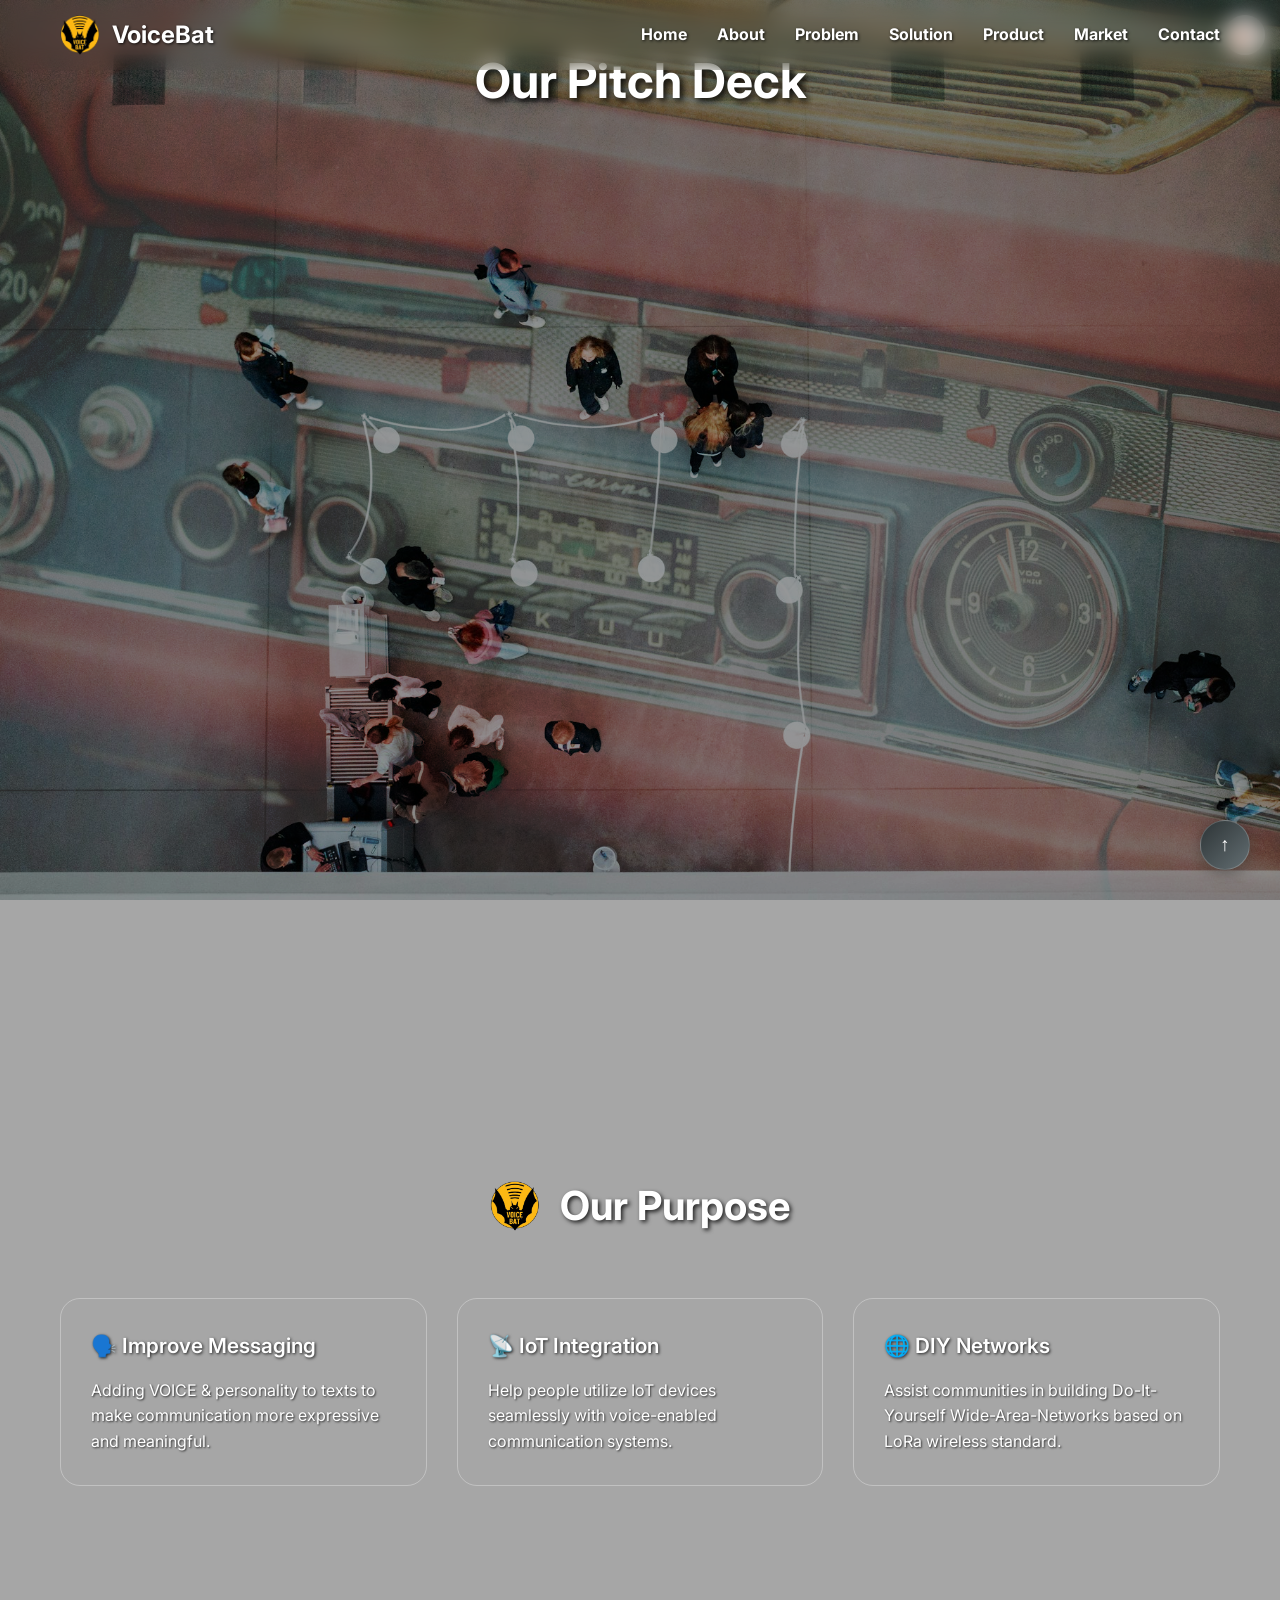
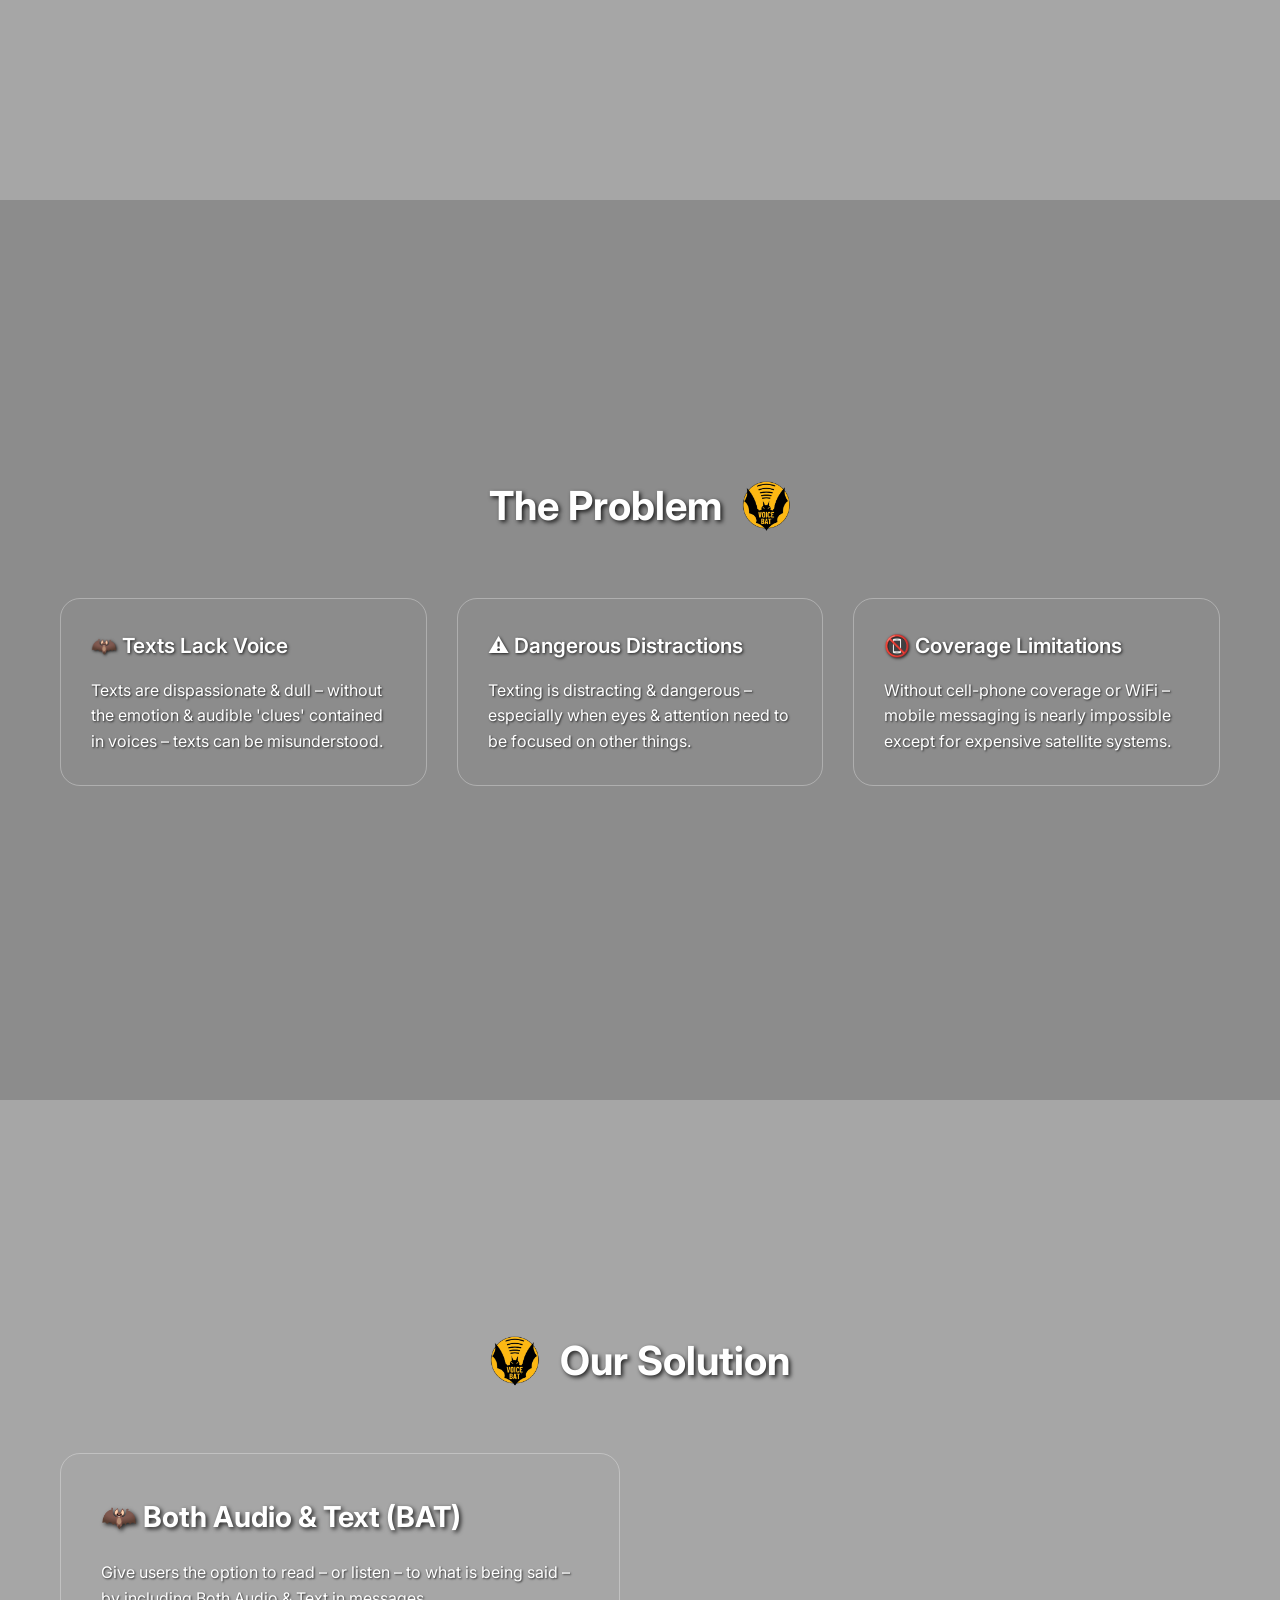
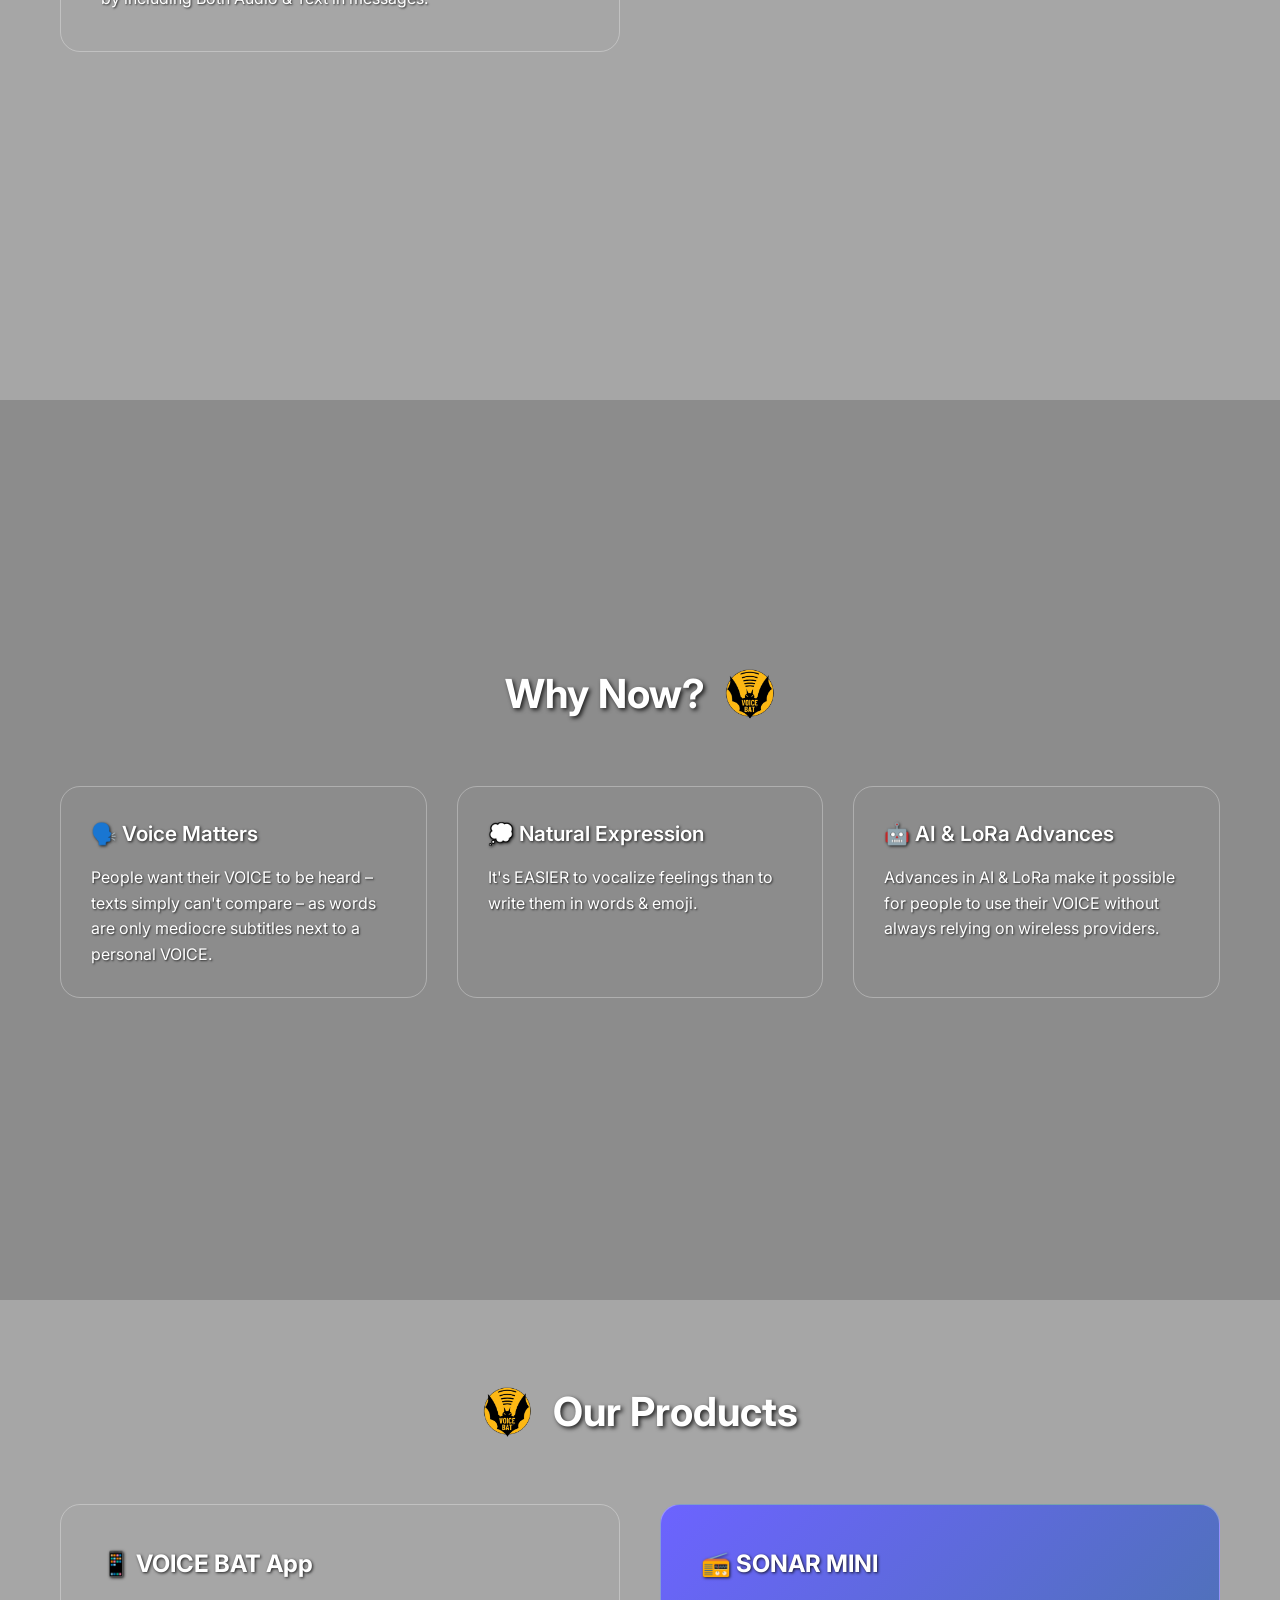
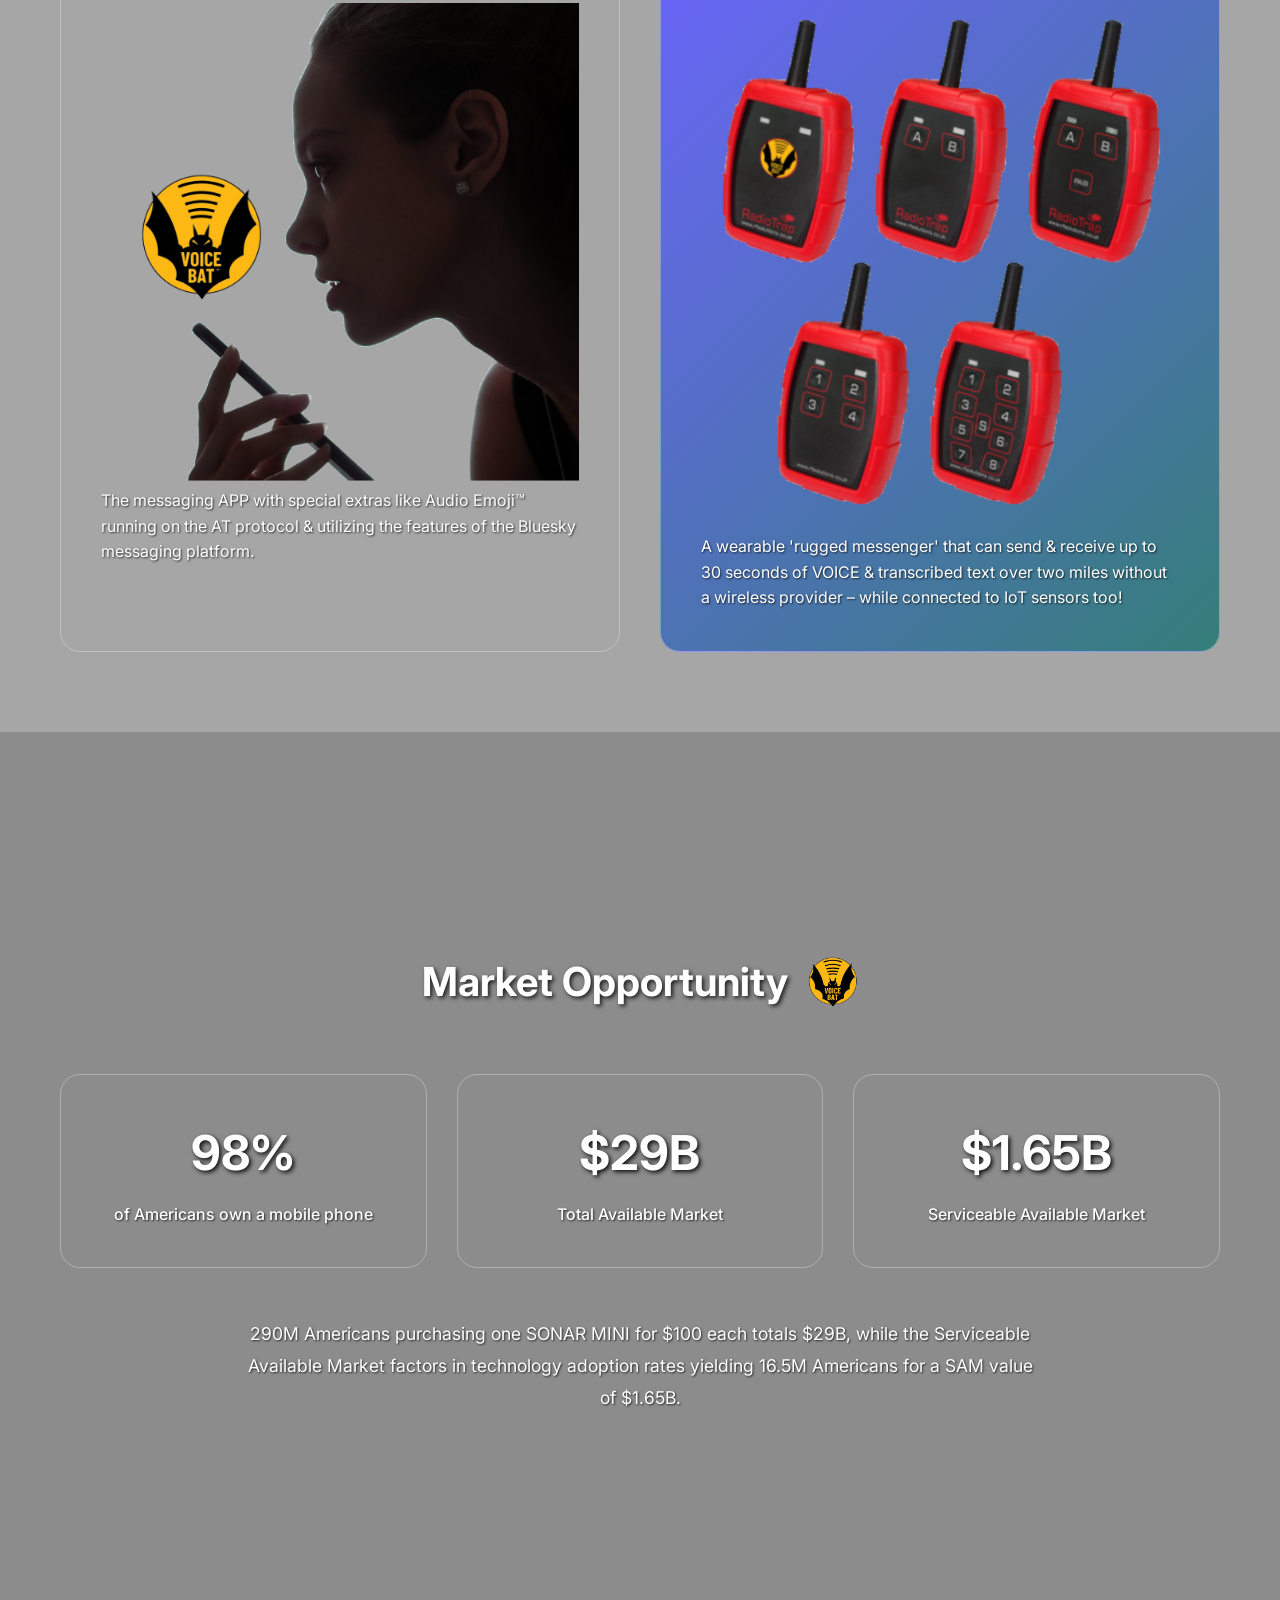
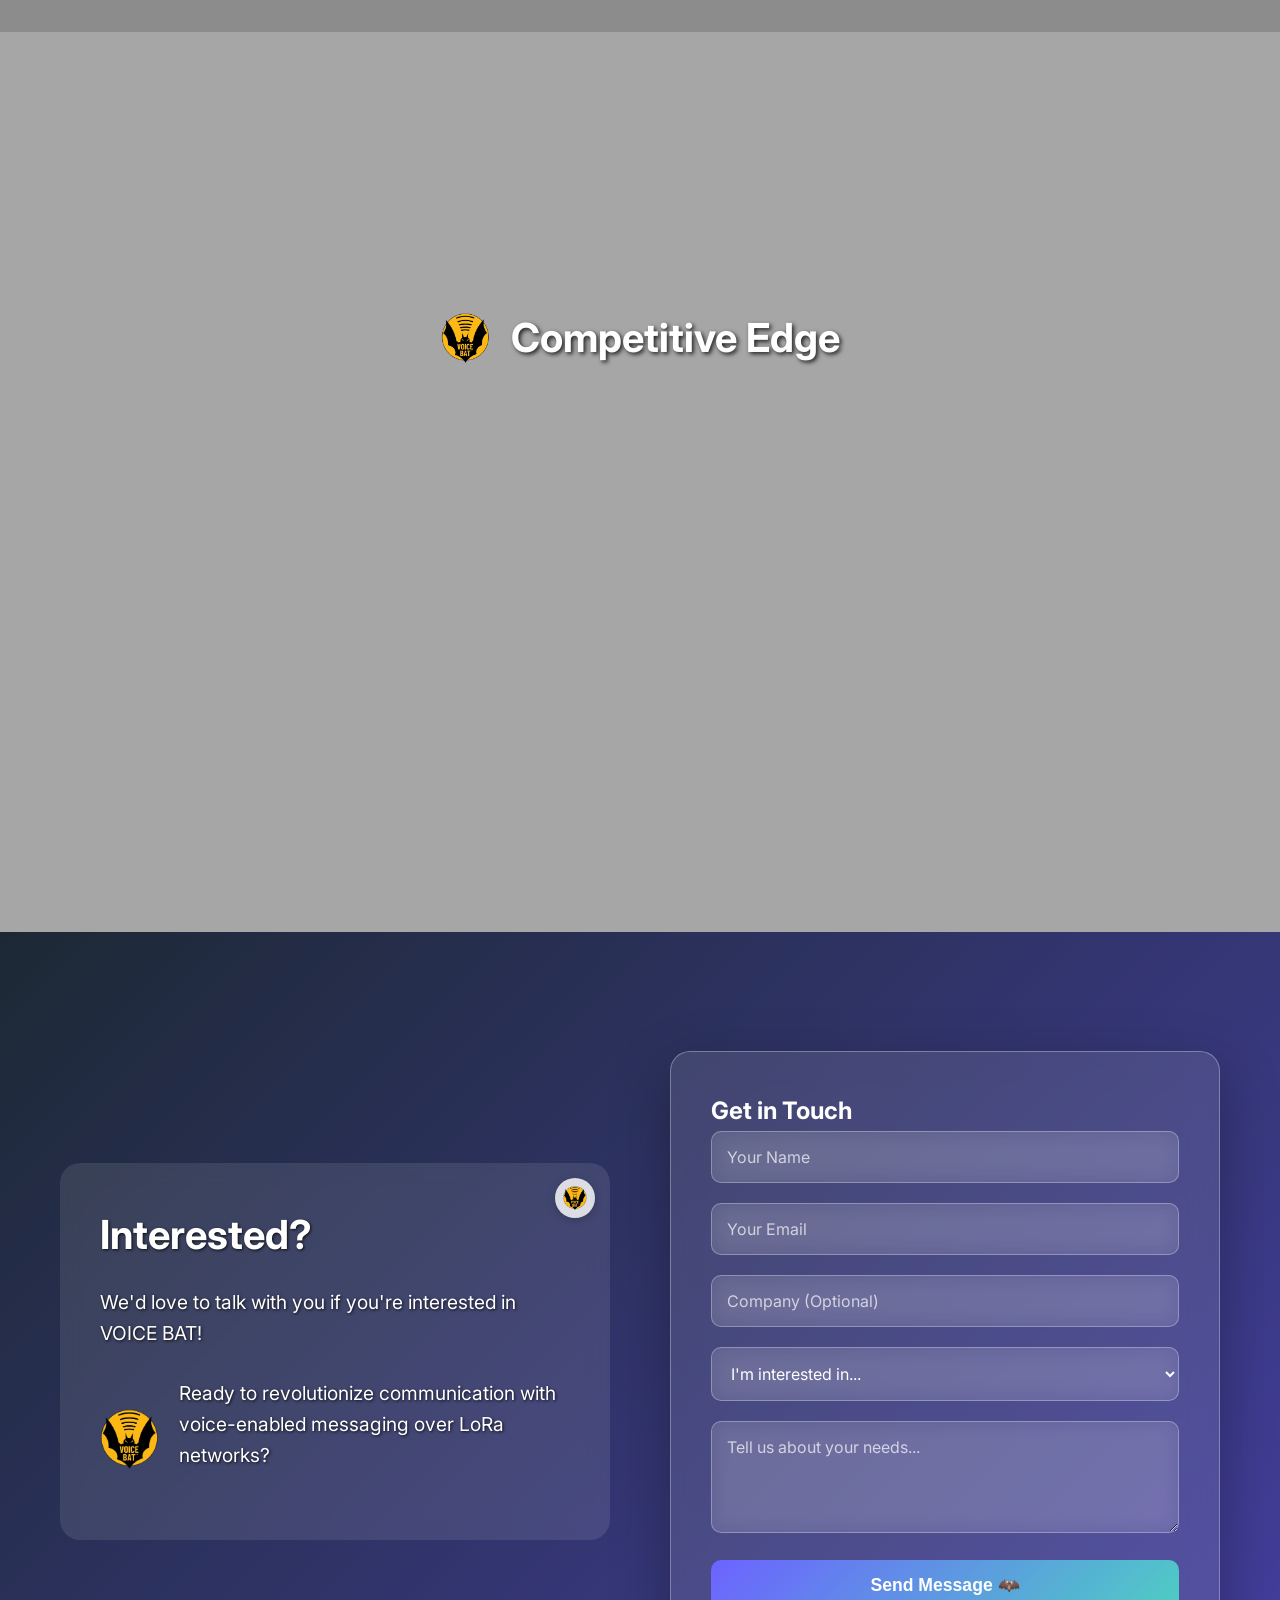
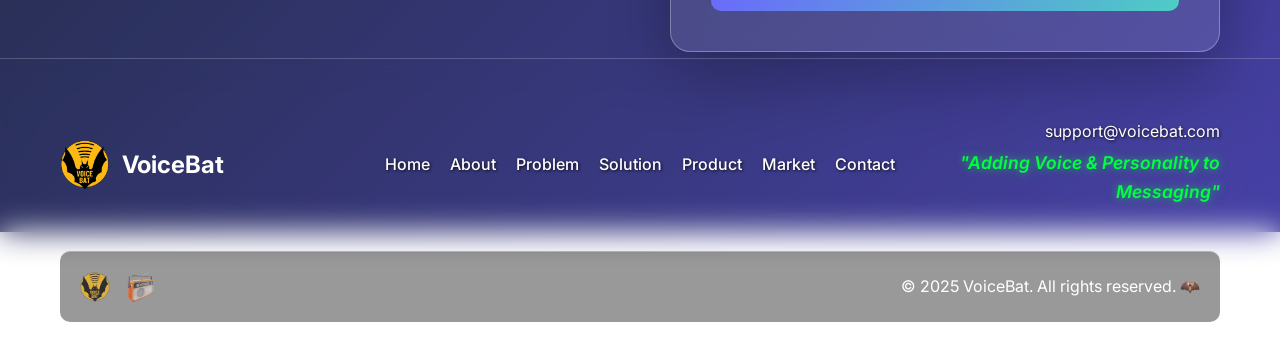
<file: index.html>
<!DOCTYPE html>
<html lang="en">
<head>
    <meta charset="UTF-8">
    <meta name="viewport" content="width=device-width, initial-scale=1.0">
    <title>VoiceBat - Adding Voice & Personality to Messaging</title>
    <link rel="icon" href="public/voicebat_logo.png" type="image/png">
    <link rel="stylesheet" href="styles.css">
    <link href="https://fonts.googleapis.com/css2?family=Inter:wght@300;400;500;600;700&display=swap" rel="stylesheet">
</head>
<body>
    <!-- Navigation -->
    <nav class="navbar">
        <div class="nav-container">
            <div class="nav-logo">
                <a href="index.html" style="display: flex; align-items: center; gap: 12px; text-decoration: none; color: inherit;">
                    <img src="public/voicebat_logo.png" alt="VoiceBat Logo" class="logo">
                    <span class="logo-text">VoiceBat</span>
                </a>
            </div>
            <ul class="nav-menu">
                <li><a href="index.html">Home</a></li>
                <li><a href="about.html">About</a></li>
                <li><a href="problem.html">Problem</a></li>
                <li><a href="solution.html">Solution</a></li>
                <li><a href="product.html">Product</a></li>
                <li><a href="market.html">Market</a></li>
                <li><a href="contact.html">Contact</a></li>
            </ul>
            <div class="hamburger">
                <span></span>
                <span></span>
                <span></span>
            </div>
        </div>
    </nav>

    <!-- Hero Section with Embedded Presentation -->
    <section id="hero" class="hero">
        <div class="hero-dual-bg">
            <div class="bg-underlayer" style="background-image: url('public/images/new/1.jpg');"></div>
            <div class="bg-overlay" style="background-image: url('public/images/radio/1.jpg');"></div>
        </div>
        <div class="hero-bg-image">
            <div class="radio-overlay" data-link="product.html">
                <img src="public/radio.png" alt="Radio" class="radio-icon">
            </div>
        </div>
        <div class="hero-content">
            <div class="hero-presentation">
                <h2 class="pitch-deck-title">Our Pitch Deck</h2>
                <iframe src="https://gamma.app/embed/yvhn9eopdff152o" 
                        allow="fullscreen" 
                        title="VoiceBat: Adding Voice & Personality to Messaging">
                </iframe>
            </div>
        </div>
    </section>

    <!-- Purpose Section -->
    <section id="purpose" class="section">
        <div class="section-dual-bg">
            <div class="bg-underlayer" style="background-image: url('public/images/new2/bat2.jpg');"></div>
            <div class="bg-overlay" style="background-image: url('public/images/new2/bus.jpg');"></div>
        </div>
        <div class="container">
            <div class="section-header">
                <img src="public/voicebat_logo.png" alt="VoiceBat" class="section-logo">
                <h2>Our Purpose</h2>
            </div>
            <div class="content-grid">
                <div class="content-card">
                    <div class="card-bg-image">
                        <img src="public/images/aerials/san_francisco.jpg" alt="San Francisco" class="bg-image">
                        <div class="radio-overlay" data-link="#solution">
                            <img src="public/radio.png" alt="Radio" class="radio-icon">
                        </div>
                    </div>
                    <h3>🗣️ Improve Messaging</h3>
                    <p>Adding VOICE & personality to texts to make communication more expressive and meaningful.</p>
                </div>
                <div class="content-card">
                    <div class="card-bg-image">
                        <img src="public/images/aerials/tokyo.jpg" alt="Tokyo" class="bg-image">
                        <div class="radio-overlay" data-link="#product">
                            <img src="public/radio.png" alt="Radio" class="radio-icon">
                        </div>
                    </div>
                    <h3>📡 IoT Integration</h3>
                    <p>Help people utilize IoT devices seamlessly with voice-enabled communication systems.</p>
                </div>
                <div class="content-card">
                    <div class="card-bg-image">
                        <img src="public/images/aerials/switzerland.jpg" alt="Switzerland" class="bg-image">
                        <div class="radio-overlay" data-link="#market">
                            <img src="public/radio.png" alt="Radio" class="radio-icon">
                        </div>
                    </div>
                    <h3>🌐 DIY Networks</h3>
                    <p>Assist communities in building Do-It-Yourself Wide-Area-Networks based on LoRa wireless standard.</p>
                </div>
            </div>
        </div>
    </section>

    <!-- Problem Section -->
    <section id="problem" class="section alt-bg">
        <div class="section-dual-bg">
            <div class="bg-underlayer" style="background-image: url('public/images/new2/emoji14.jpg');"></div>
            <div class="bg-overlay" style="background-image: url('public/images/new2/f2.jpg');"></div>
        </div>
        <div class="container">
            <div class="section-header">
                <h2>The Problem</h2>
                <img src="public/voicebat_logo.png" alt="VoiceBat" class="section-logo">
            </div>
            <div class="problem-grid">
                <div class="problem-card">
                    <div class="card-bg-image">
                        <img src="public/images/aerials/london.jpg" alt="London" class="bg-image">
                        <div class="radio-overlay" data-link="#solution">
                            <img src="public/radio.png" alt="Radio" class="radio-icon">
                        </div>
                    </div>
                    <h3>🦇 Texts Lack Voice</h3>
                    <p>Texts are dispassionate & dull – without the emotion & audible 'clues' contained in voices – texts can be misunderstood.</p>
                </div>
                <div class="problem-card">
                    <div class="card-bg-image">
                        <img src="public/images/aerials/chicago.jpg" alt="Chicago" class="bg-image">
                        <div class="radio-overlay" data-link="#product">
                            <img src="public/radio.png" alt="Radio" class="radio-icon">
                        </div>
                    </div>
                    <h3>⚠️ Dangerous Distractions</h3>
                    <p>Texting is distracting & dangerous – especially when eyes & attention need to be focused on other things.</p>
                </div>
                <div class="problem-card">
                    <div class="card-bg-image">
                        <img src="public/images/aerials/australia3.jpg" alt="Australia" class="bg-image">
                        <div class="radio-overlay" data-link="#solution">
                            <img src="public/radio.png" alt="Radio" class="radio-icon">
                        </div>
                    </div>
                    <h3>📵 Coverage Limitations</h3>
                    <p>Without cell-phone coverage or WiFi – mobile messaging is nearly impossible except for expensive satellite systems.</p>
                </div>
            </div>
        </div>
    </section>

    <!-- Solution Section -->
    <section id="solution" class="section">
        <div class="section-dual-bg">
            <div class="bg-underlayer" style="background-image: url('public/images/new2/mobile1.jpg');"></div>
            <div class="bg-overlay" style="background-image: url('public/images/new2/streetlight.jpg');"></div>
        </div>
        <div class="container">
            <div class="section-header">
                <img src="public/voicebat_logo.png" alt="VoiceBat" class="section-logo">
                <h2>Our Solution</h2>
            </div>
            <div class="solution-content">
                <div class="solution-main">
                    <div class="card-bg-image">
                        <img src="public/images/aerials/dubai.jpg" alt="Dubai" class="bg-image">
                        <div class="radio-overlay" data-link="#product">
                            <img src="public/radio.png" alt="Radio" class="radio-icon">
                        </div>
                    </div>
                    <h3>🦇 Both Audio & Text (BAT)</h3>
                    <p>Give users the option to read – or listen – to what is being said – by including Both Audio & Text in messages.</p>
                </div>
                <div class="solution-features">
                    <div class="feature">
                        <div class="card-bg-image">
                            <img src="public/images/aerials/paris.jpg" alt="Paris" class="bg-image">
                            <div class="radio-overlay" data-link="#product">
                                <img src="public/radio.png" alt="Radio" class="radio-icon">
                            </div>
                        </div>
                        <h4>🎙️ Push-To-Talk</h4>
                        <p>Eliminate distractions by employing Push-To-Talk – users hold down a mic button to talk without looking at a screen.</p>
                    </div>
                    <div class="feature">
                        <div class="card-bg-image">
                            <img src="public/images/aerials/singapore.jpg" alt="Singapore" class="bg-image">
                            <div class="radio-overlay" data-link="#market">
                                <img src="public/radio.png" alt="Radio" class="radio-icon">
                            </div>
                        </div>
                        <h4>📡 LoRa Mesh Networks</h4>
                        <p>Remove dependence on wireless providers by transmitting BAT messages via inexpensive LoRa mesh networks.</p>
                    </div>
                </div>
            </div>
        </div>
    </section>

    <!-- Why Now Section -->
    <section id="why-now" class="section alt-bg">
        <div class="section-dual-bg">
            <div class="bg-underlayer" style="background-image: url('public/images/new2/emoji8.jpg');"></div>
            <div class="bg-overlay" style="background-image: url('public/images/new2/light1.jpg');"></div>
        </div>
        <div class="container">
            <div class="section-header">
                <h2>Why Now?</h2>
                <img src="public/voicebat_logo.png" alt="VoiceBat" class="section-logo">
            </div>
            <div class="why-now-grid">
                <div class="why-card">
                    <div class="card-bg-image">
                        <img src="public/images/aerials/vancouver.jpg" alt="Vancouver" class="bg-image">
                        <div class="radio-overlay" data-link="#product">
                            <img src="public/radio.png" alt="Radio" class="radio-icon">
                        </div>
                    </div>
                    <h3>🗣️ Voice Matters</h3>
                    <p>People want their VOICE to be heard – texts simply can't compare – as words are only mediocre subtitles next to a personal VOICE.</p>
                </div>
                <div class="why-card">
                    <div class="card-bg-image">
                        <img src="public/images/aerials/rome.jpg" alt="Rome" class="bg-image">
                        <div class="radio-overlay" data-link="#solution">
                            <img src="public/radio.png" alt="Radio" class="radio-icon">
                        </div>
                    </div>
                    <h3>💭 Natural Expression</h3>
                    <p>It's EASIER to vocalize feelings than to write them in words & emoji.</p>
                </div>
                <div class="why-card">
                    <div class="card-bg-image">
                        <img src="public/images/aerials/barcelona.jpg" alt="Barcelona" class="bg-image">
                        <div class="radio-overlay" data-link="#market">
                            <img src="public/radio.png" alt="Radio" class="radio-icon">
                        </div>
                    </div>
                    <h3>🤖 AI & LoRa Advances</h3>
                    <p>Advances in AI & LoRa make it possible for people to use their VOICE without always relying on wireless providers.</p>
                </div>
            </div>
        </div>
    </section>

    <!-- Product Section -->
    <section id="product" class="section">
        <div class="section-dual-bg">
            <div class="bg-underlayer" style="background-image: url('public/images/new2/light3.jpg');"></div>
            <div class="bg-overlay" style="background-image: url('public/images/new2/mobile5.jpg');"></div>
        </div>
        <div class="container">
            <div class="section-header">
                <img src="public/voicebat_logo.png" alt="VoiceBat" class="section-logo">
                <h2>Our Products</h2>
            </div>
            <div class="product-grid">
                <div class="product-card">
                    <div class="card-bg-image">
                        <img src="public/images/aerials/manhattan.jpg" alt="Manhattan" class="bg-image">
                        <div class="radio-overlay" data-link="#contact">
                            <img src="public/radio.png" alt="Radio" class="radio-icon">
                        </div>
                    </div>
                    <h3>📱 VOICE BAT App</h3>
                    <img src="public/images/new2/vbat.png" alt="VoiceBat radios" style="width:100%; height:auto;">
                    <p>The messaging APP with special extras like Audio Emoji™ running on the AT protocol & utilizing the features of the Bluesky messaging platform.</p>
                </div>
                <div class="product-card featured">
                    <div class="card-bg-image">
                        <img src="public/images/aerials/sydney2.jpg" alt="Sydney" class="bg-image">
                        <div class="radio-overlay" data-link="#contact">
                            <img src="public/radio.png" alt="Radio" class="radio-icon">
                        </div>
                    </div>
                    <h3>📻 SONAR MINI</h3>
                    <img src="public/images/new2/radios2.png" alt="VoiceBat radios" style="width:100%; height:auto;">
                    <p>A wearable 'rugged messenger' that can send & receive up to 30 seconds of VOICE & transcribed text over two miles without a wireless provider – while connected to IoT sensors too!</p>
                </div>
            </div>
        </div>
    </section>

    <!-- Market Section -->
    <section id="market" class="section alt-bg">
        <div class="section-dual-bg">
            <div class="bg-underlayer" style="background-image: url('public/images/new2/bat1.jpg');"></div>
            <div class="bg-overlay" style="background-image: url('public/images/new2/subway.jpg');"></div>
        </div>
        <div class="container">
            <div class="section-header">
                <h2>Market Opportunity</h2>
                <img src="public/voicebat_logo.png" alt="VoiceBat" class="section-logo">
            </div>
            <div class="market-stats">
                <div class="stat-card">
                    <div class="card-bg-image">
                        <img src="public/images/aerials/boston.jpg" alt="Boston" class="bg-image">
                        <div class="radio-overlay" data-link="#contact">
                            <img src="public/radio.png" alt="Radio" class="radio-icon">
                        </div>
                    </div>
                    <h3>98%</h3>
                    <p>of Americans own a mobile phone</p>
                </div>
                <div class="stat-card">
                    <div class="card-bg-image">
                        <img src="public/images/aerials/portland.jpg" alt="Portland" class="bg-image">
                        <div class="radio-overlay" data-link="#product">
                            <img src="public/radio.png" alt="Radio" class="radio-icon">
                        </div>
                    </div>
                    <h3>$29B</h3>
                    <p>Total Available Market</p>
                </div>
                <div class="stat-card">
                    <div class="card-bg-image">
                        <img src="public/images/aerials/denver.jpg" alt="Denver" class="bg-image">
                        <div class="radio-overlay" data-link="#contact">
                            <img src="public/radio.png" alt="Radio" class="radio-icon">
                        </div>
                    </div>
                    <h3>$1.65B</h3>
                    <p>Serviceable Available Market</p>
                </div>
            </div>
            <div class="market-description">
                <p>290M Americans purchasing one SONAR MINI for $100 each totals $29B, while the Serviceable Available Market factors in technology adoption rates yielding 16.5M Americans for a SAM value of $1.65B.</p>
            </div>
        </div>
    </section>

    <!-- Competitive Edge Section -->
    <section id="edge" class="section">
        <div class="section-dual-bg">
            <div class="bg-underlayer" style="background-image: url('public/images/new2/emoji12.jpg');"></div>
            <div class="bg-overlay" style="background-image: url('public/images/new2/dog3.jpg');"></div>
        </div>
        <div class="container">
            <div class="section-header">
                <img src="public/voicebat_logo.png" alt="VoiceBat" class="section-logo">
                <h2>Competitive Edge</h2>
            </div>
            <div class="edge-grid">
                <div class="edge-card">
                    <div class="card-bg-image">
                        <img src="public/images/aerials/venice.jpg" alt="Venice" class="bg-image">
                        <div class="radio-overlay" data-link="#product">
                            <img src="public/radio.png" alt="Radio" class="radio-icon">
                        </div>
                    </div>
                    <h3>🦇 Complete Solution</h3>
                    <p>Offering both software & hardware to improve messaging in one integrated package.</p>
                </div>
                <div class="edge-card">
                    <div class="card-bg-image">
                        <img src="public/images/aerials/amsterdam.jpg" alt="Amsterdam" class="bg-image">
                        <div class="radio-overlay" data-link="#contact">
                            <img src="public/radio.png" alt="Radio" class="radio-icon">
                        </div>
                    </div>
                    <h3>📦 Ready-to-Go Kits</h3>
                    <p>Our 'bundled kits' are 'made simple' – so they're ready-to-go upon unpacking.</p>
                </div>
                <div class="edge-card">
                    <div class="card-bg-image">
                        <img src="public/images/aerials/bora_bora.jpg" alt="Bora Bora" class="bg-image">
                        <div class="radio-overlay" data-link="#product">
                            <img src="public/radio.png" alt="Radio" class="radio-icon">
                        </div>
                    </div>
                    <h3>🎭 Audio Emoji™</h3>
                    <p>Extras such as Audio Emoji™ make the APP fun, engaging, and indispensable.</p>
                </div>
            </div>
        </div>
    </section>

    <!-- Contact Section -->
    <section id="contact" class="section contact-section">
        <div class="section-dual-bg">
            <div class="bg-underlayer" style="background-image: url('public/images/new2/emoji9.jpg');"></div>
            <div class="bg-overlay" style="background-image: url('public/images/new2/bat1.jpg');"></div>
        </div>
        <div class="container">
            <div class="contact-content">
                <div class="contact-info">
                    <div class="radio-overlay" data-link="#hero">
                        <img src="public/voicebat_logo.png" alt="Radio" class="radio-icon">
                    </div>
                    <h2>Interested?</h2>
                    <p>We'd love to talk with you if you're interested in VOICE BAT!</p>
                    <div class="contact-details">
                        <img src="public/voicebat_logo.png" alt="VoiceBat" class="contact-logo">
                        <p>Ready to revolutionize communication with voice-enabled messaging over LoRa networks?</p>
                    </div>
                </div>
                <div class="contact-form-container">
                    <form class="contact-form" action="mailto:support@voicebat.com" method="post" enctype="text/plain">
                        <h2>Get in Touch</h2>
                        <div class="form-group">
                            <input type="text" name="name" placeholder="Your Name" required>
                        </div>
                        <div class="form-group">
                            <input type="email" name="email" placeholder="Your Email" required>
                        </div>
                        <div class="form-group">
                            <input type="text" name="company" placeholder="Company (Optional)">
                        </div>
                        <div class="form-group">
                            <select name="interest" required>
                                <option value="">I'm interested in...</option>
                                <option value="voicebat-app">VoiceBat App</option>
                                <option value="sonar-mini">SONAR MINI Device</option>
                                <option value="bundled-kit">Bundled Kit</option>
                                <option value="partnership">Partnership</option>
                                <option value="general">General Inquiry</option>
                            </select>
                        </div>
                        <div class="form-group">
                            <textarea name="message" placeholder="Tell us about your needs..." rows="4" required></textarea>
                        </div>
                        <button type="submit" class="submit-btn">Send Message 🦇</button>
                    </form>
                </div>
            </div>
        </div>
    </section>

    <!-- Footer -->
    <footer class="footer">
        <div class="container">
            <div class="footer-content">
                <div class="footer-logo">
                    <a href="index.html" style="display: flex; align-items: center; gap: 12px; text-decoration: none; color: inherit;">
                        <img src="public/voicebat_logo.png" alt="VoiceBat" class="footer-logo-img">
                        <span>VoiceBat</span>
                    </a>
                </div>
                <div class="footer-nav">
                    <a href="index.html">Home</a>
                    <a href="about.html">About</a>
                    <a href="problem.html">Problem</a>
                    <a href="solution.html">Solution</a>
                    <a href="product.html">Product</a>
                    <a href="market.html">Market</a>
                    <a href="contact.html">Contact</a>
                </div>
                <div class="footer-contact">
                    <p><a href="mailto:support@voicebat.com" style="color: white; text-decoration: none;">support@voicebat.com</a></p>
                    <p class="footer-tagline">"Adding Voice & Personality to Messaging"</p>
                </div>
            </div>
            <div class="footer-bottom">
                <div class="footer-logos">
                    <img src="public/voicebat_logo.png" alt="VoiceBat" class="footer-mini-logo">
                    <img src="public/radio.png" alt="Radio" class="footer-mini-logo">
                </div>
                <p>&copy; 2025 VoiceBat. All rights reserved. 🦇</p>
            </div>
        </div>
    </footer>

    <!-- Back to Top Button -->
    <button class="back-to-top" onclick="window.scrollTo({top: 0, behavior: 'smooth'})">
        ↑
    </button>

    <script src="script.js"></script>
</body>
</html>
</file>
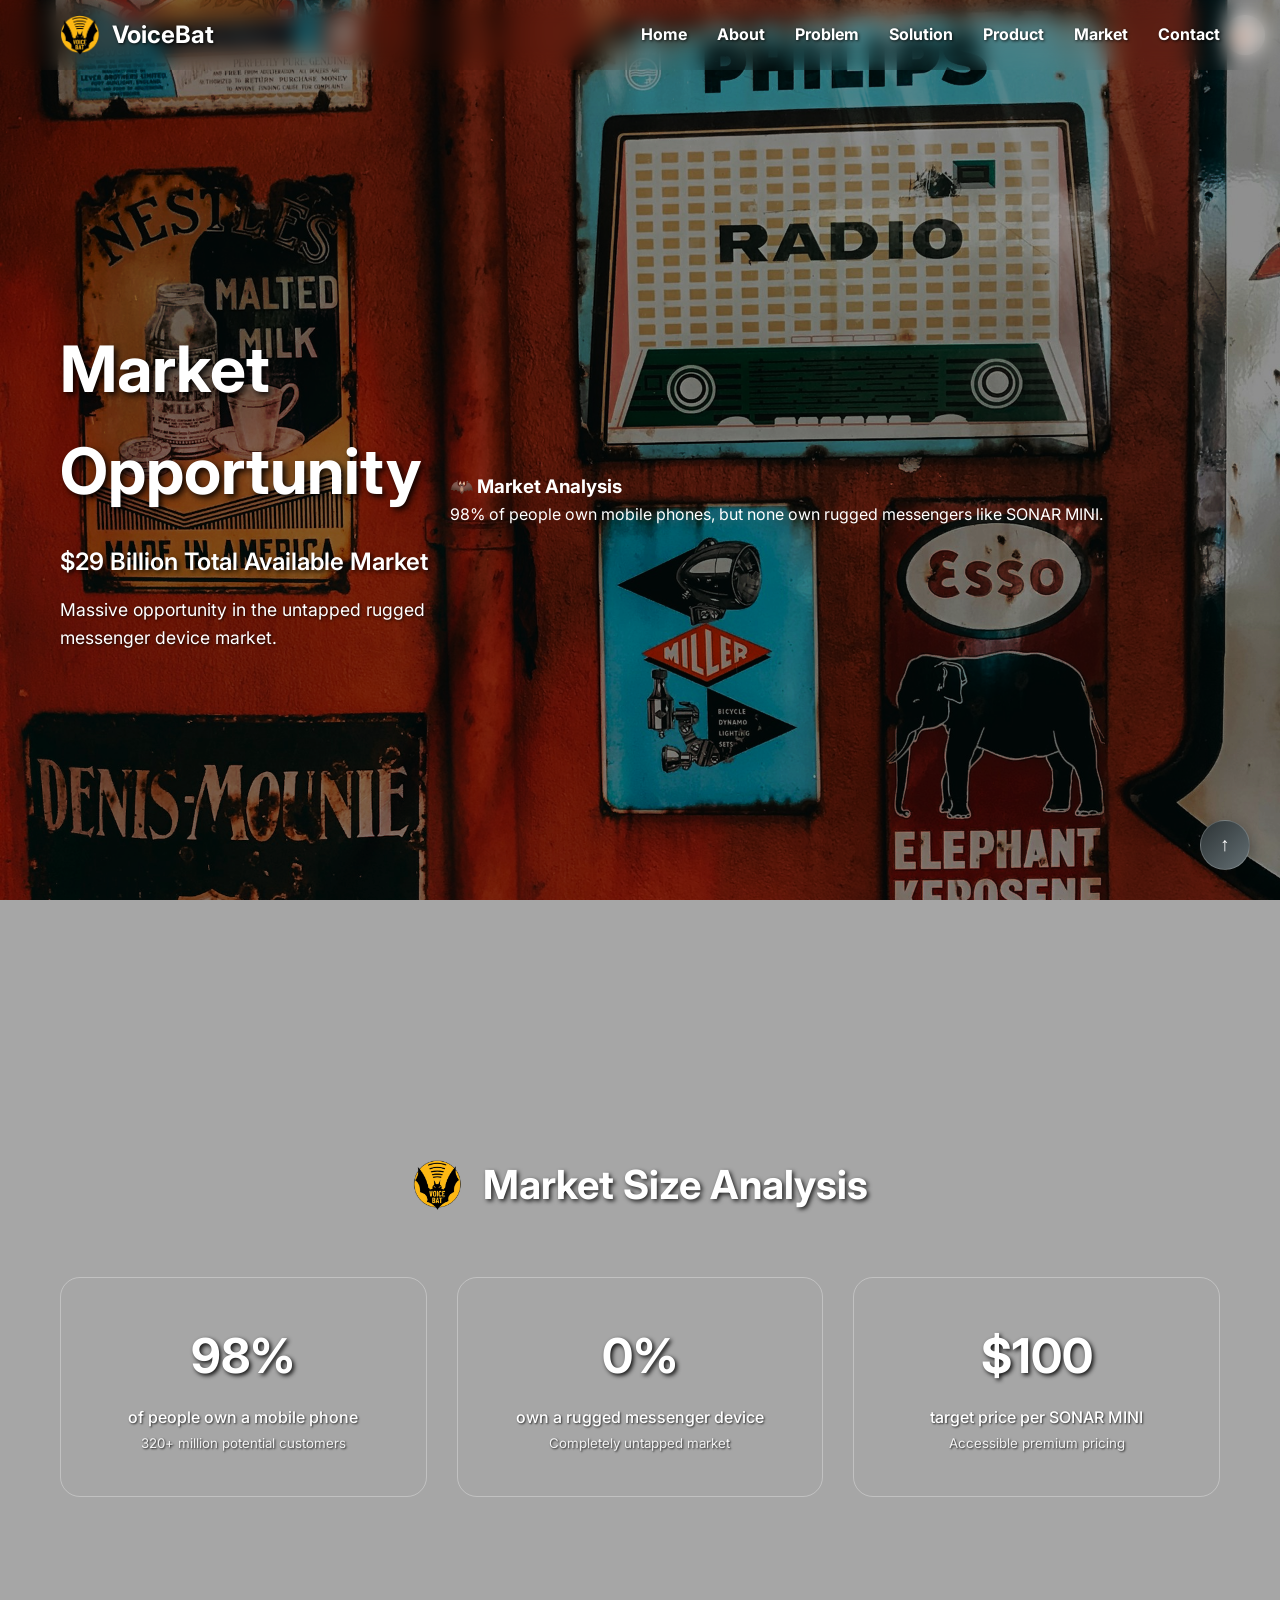
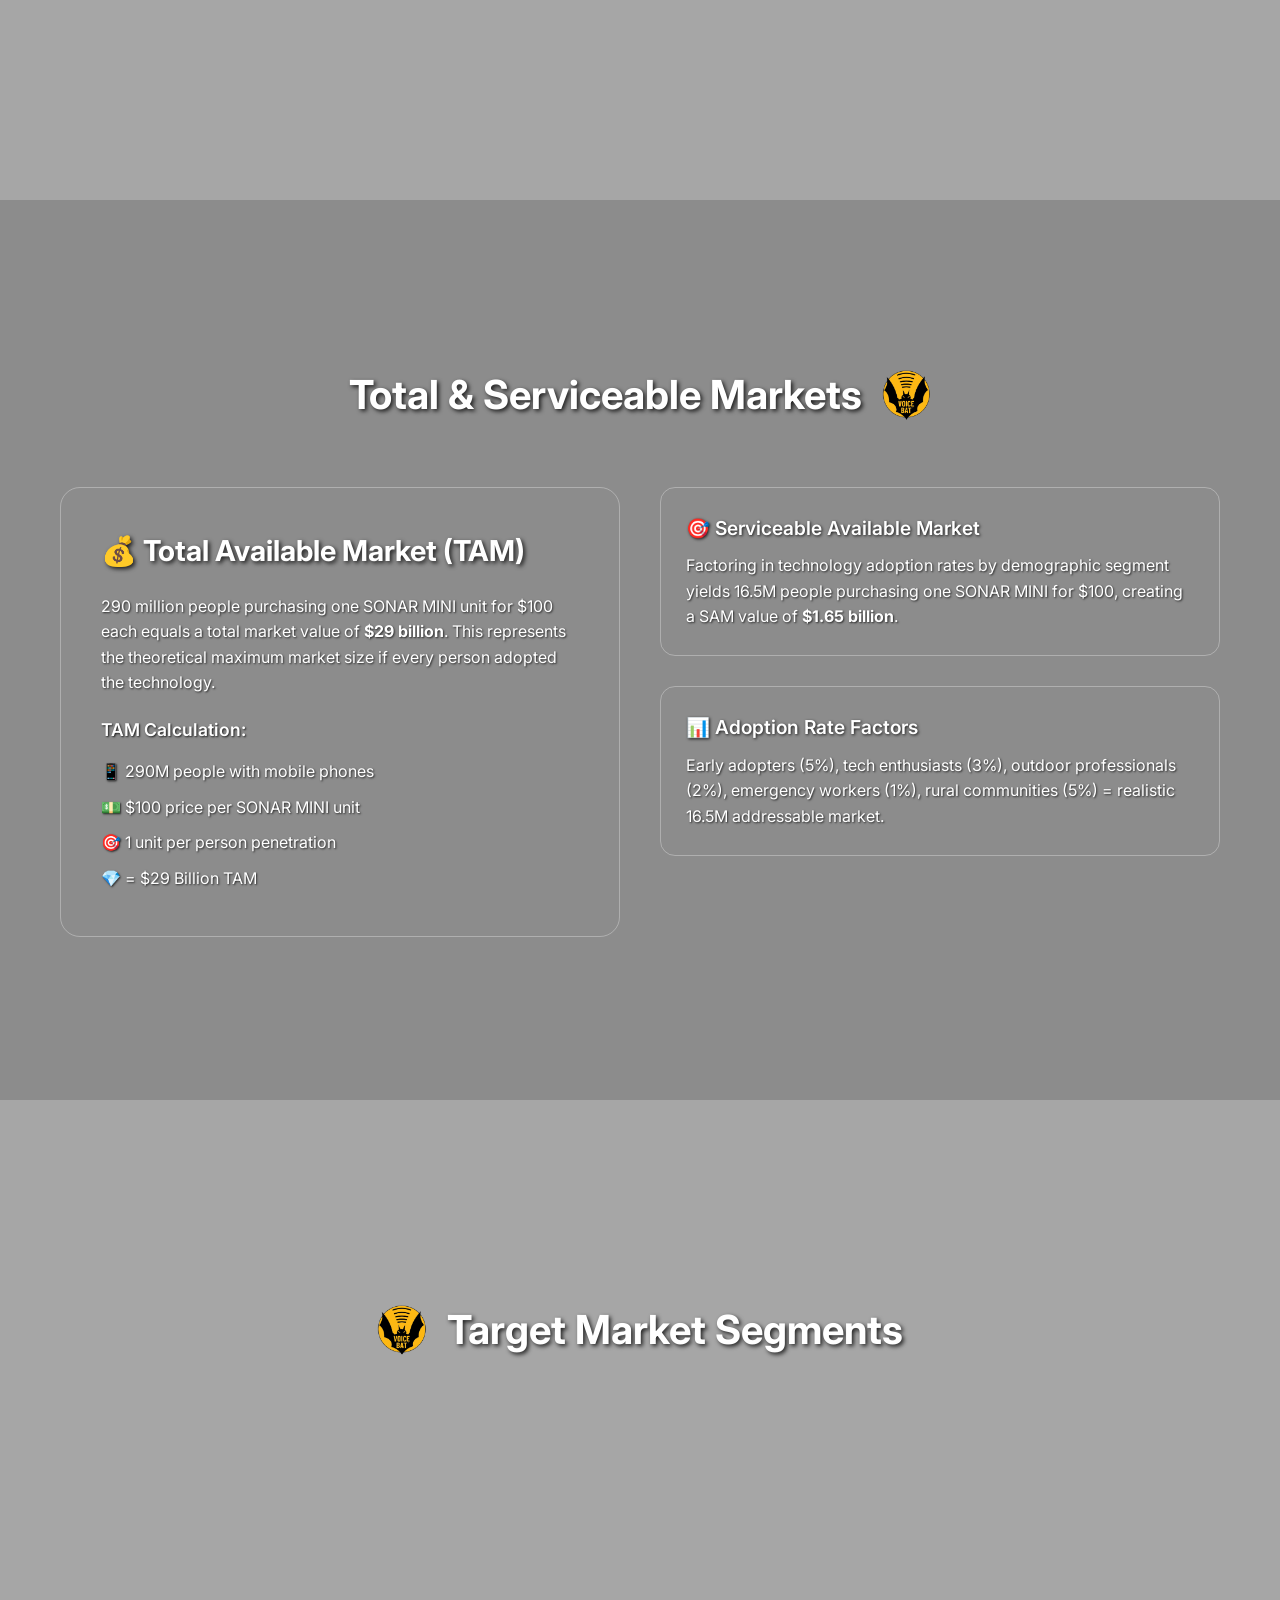
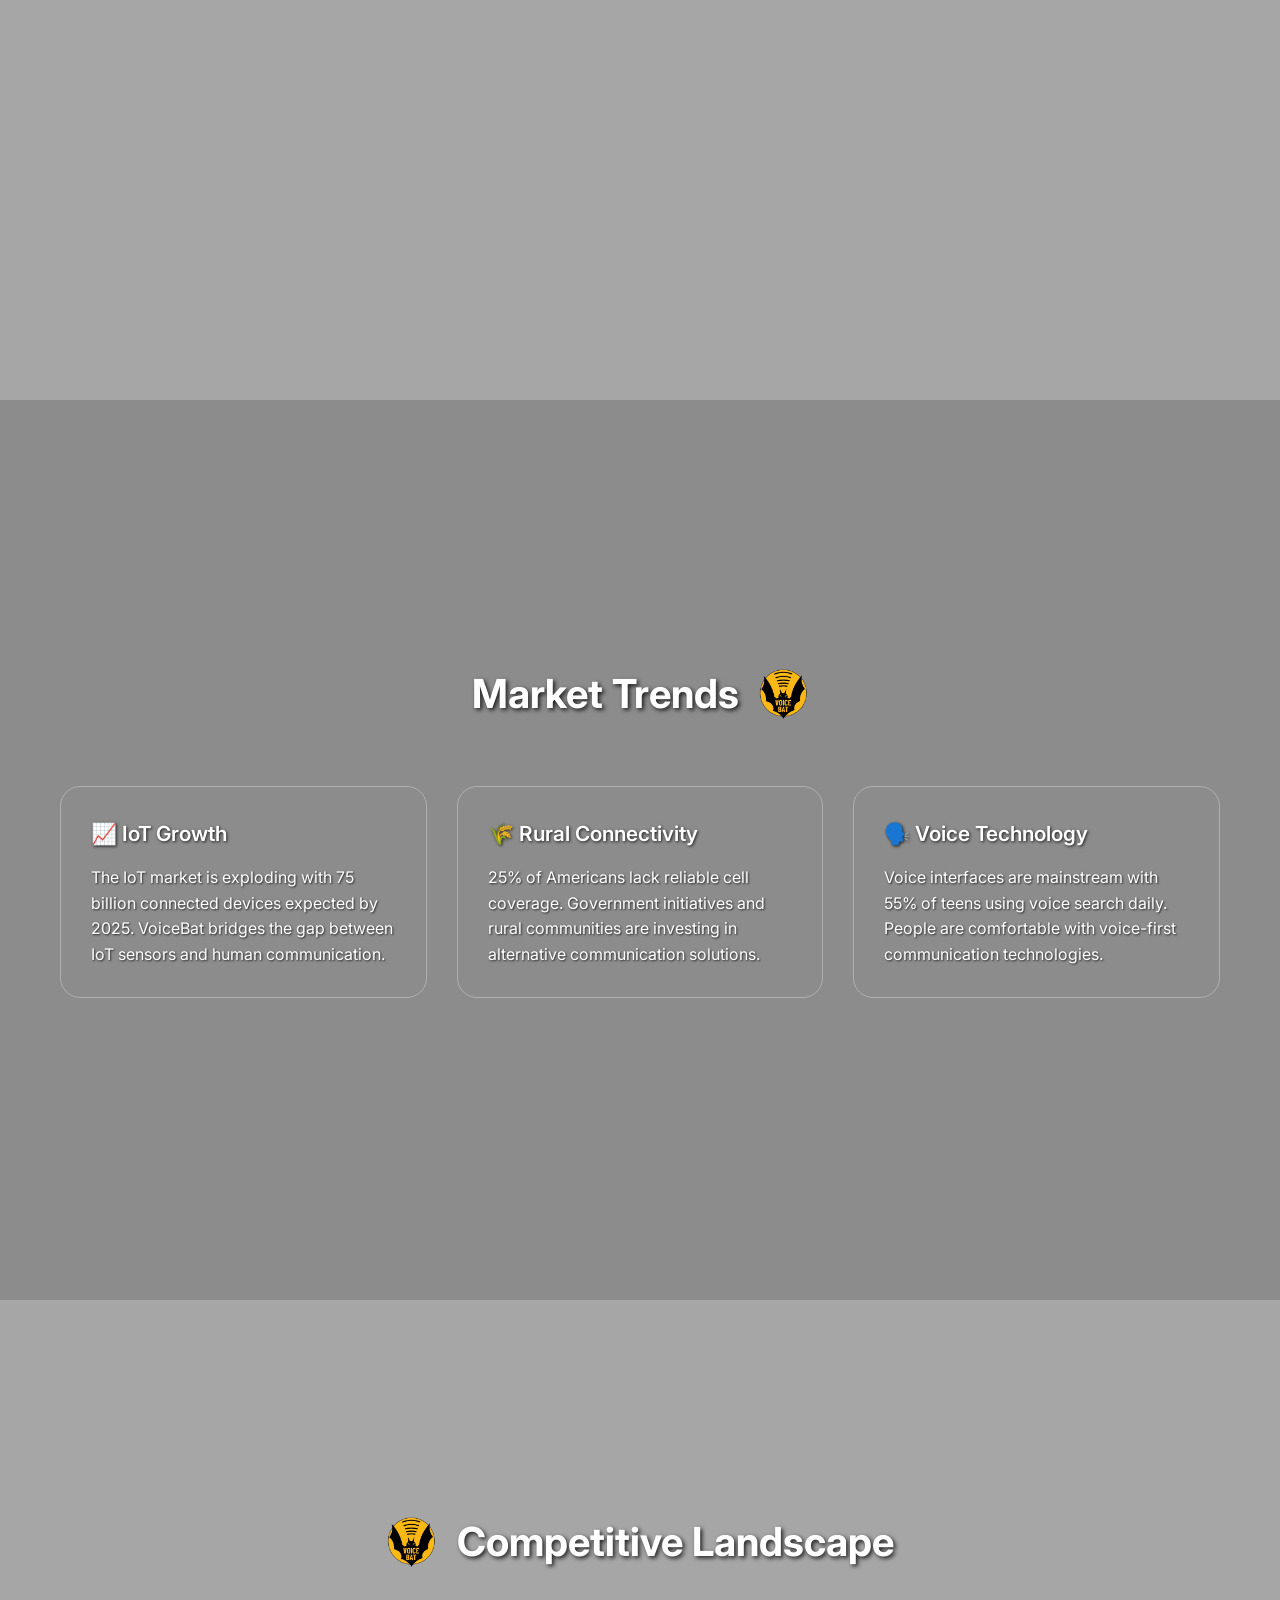
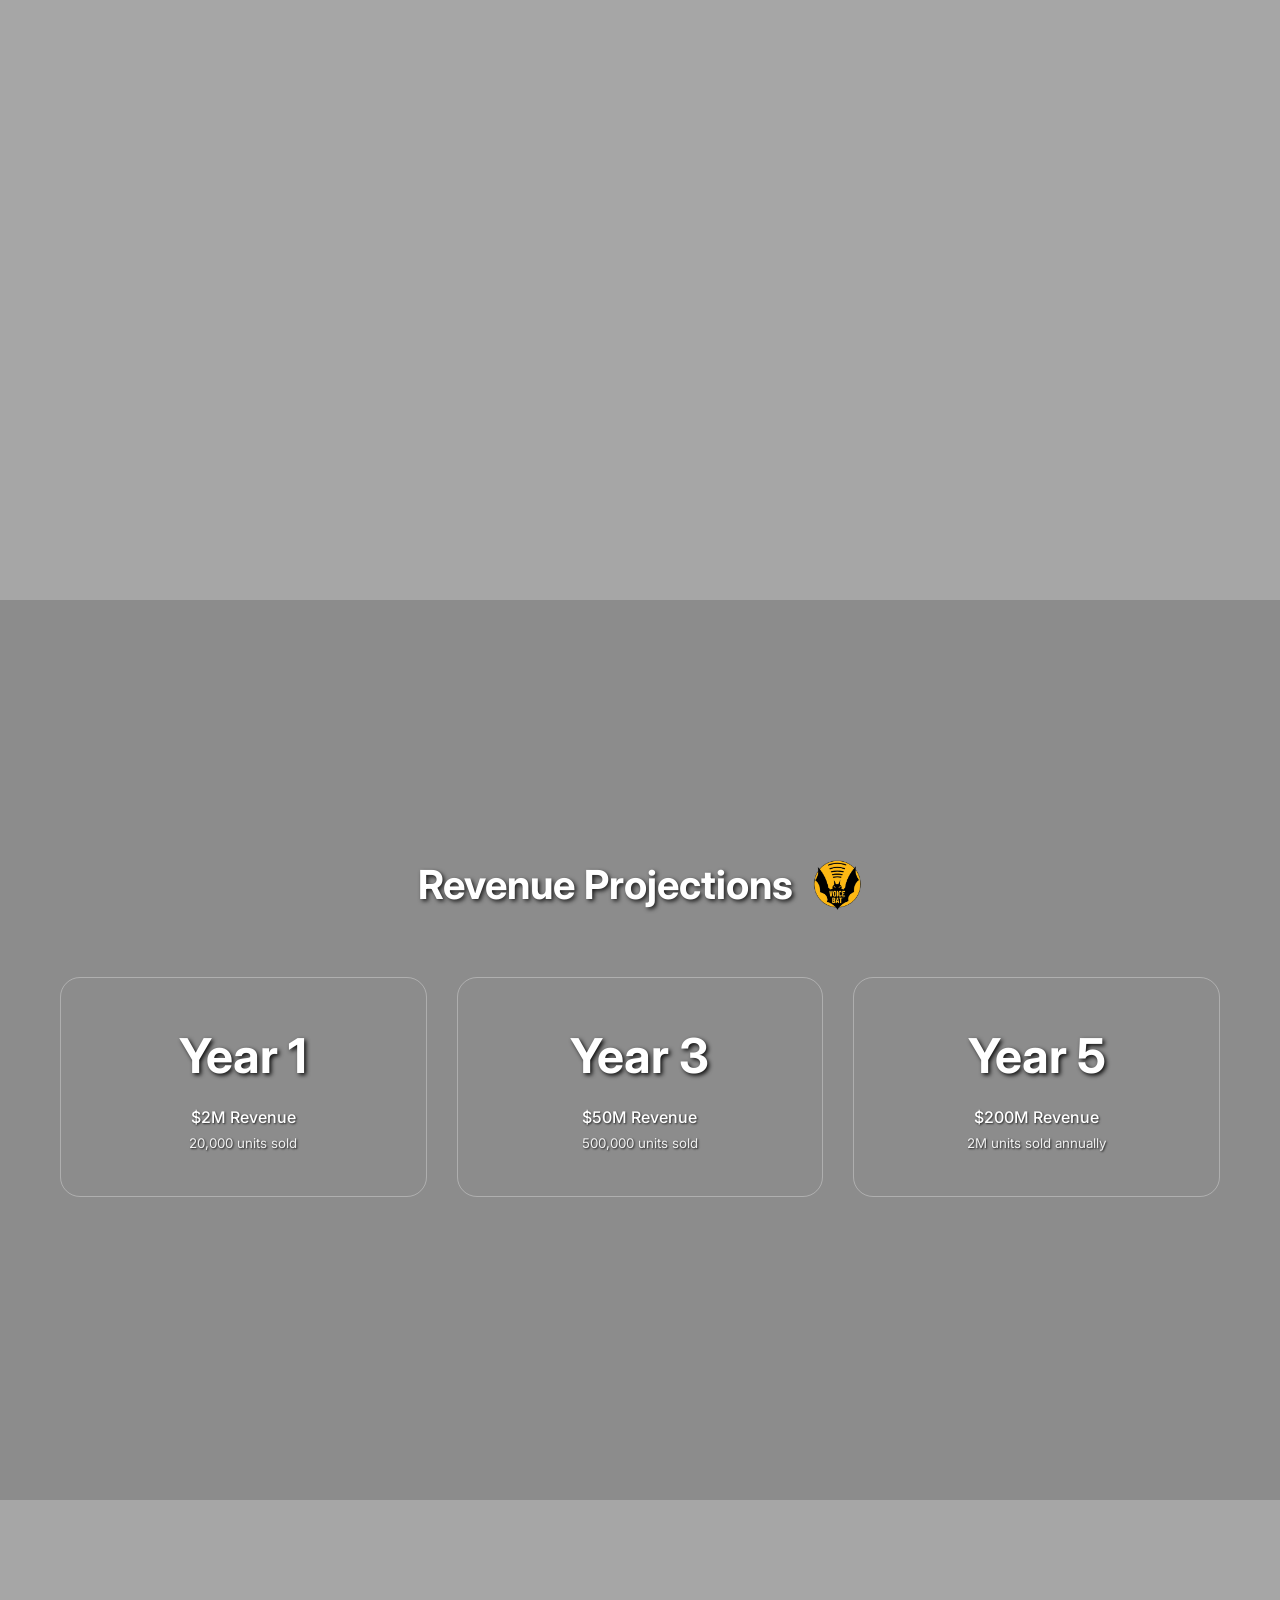
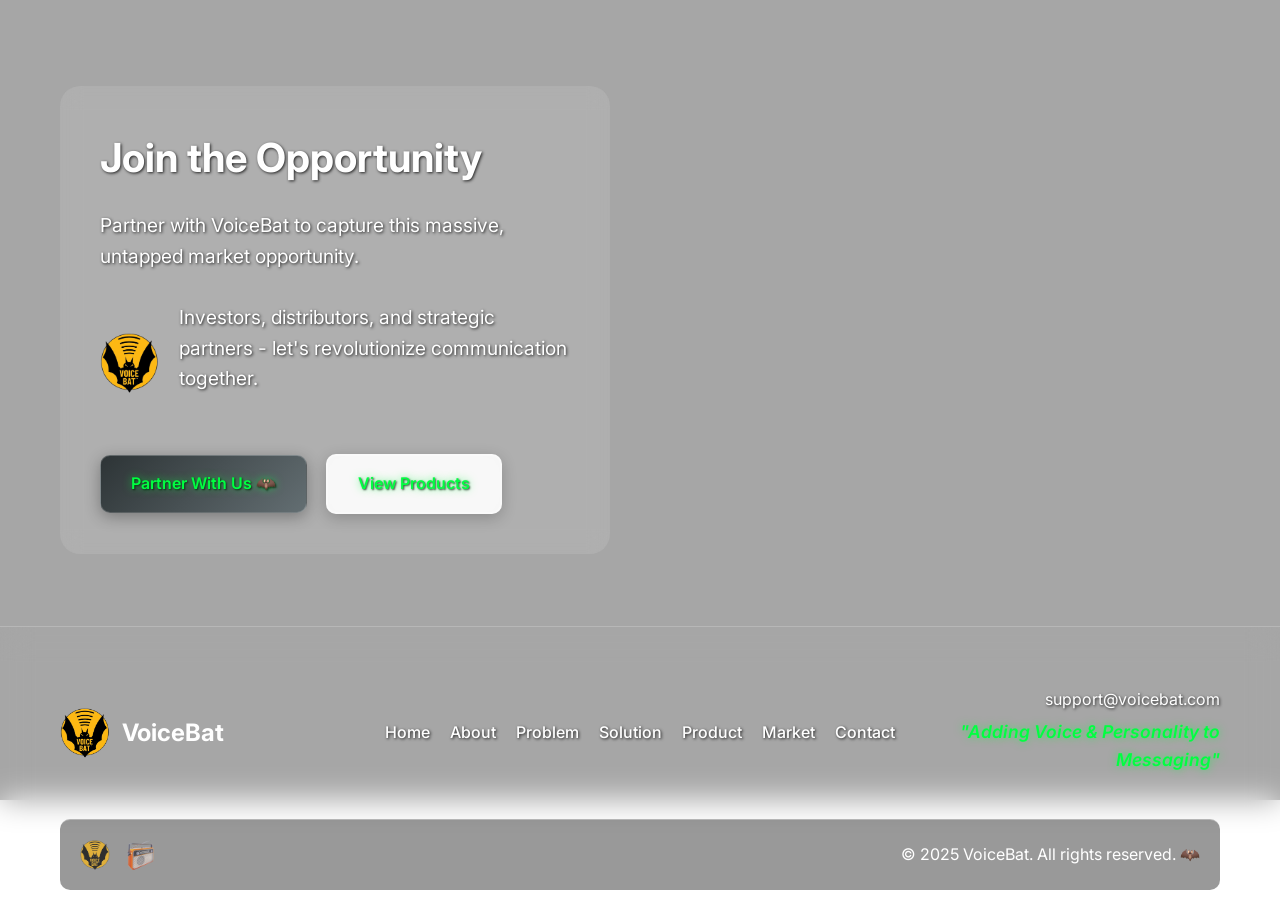
<file: market.html>
<!DOCTYPE html>
<html lang="en">
<head>
    <meta charset="UTF-8">
    <meta name="viewport" content="width=device-width, initial-scale=1.0">
    <title>Market Opportunity - VoiceBat</title>
    <link rel="icon" href="public/voicebat_logo.png" type="image/png">
    <link rel="stylesheet" href="styles.css">
    <link href="https://fonts.googleapis.com/css2?family=Inter:wght@300;400;500;600;700&display=swap" rel="stylesheet">
</head>
<body>
    <!-- Navigation -->
    <nav class="navbar">
        <div class="nav-container">
            <div class="nav-logo">
                <a href="index.html" style="display: flex; align-items: center; gap: 12px; text-decoration: none; color: inherit;">
                    <img src="public/voicebat_logo.png" alt="VoiceBat Logo" class="logo">
                    <span class="logo-text">VoiceBat</span>
                </a>
            </div>
            <ul class="nav-menu">
                <li><a href="index.html">Home</a></li>
                <li><a href="about.html">About</a></li>
                <li><a href="problem.html">Problem</a></li>
                <li><a href="solution.html">Solution</a></li>
                <li><a href="product.html">Product</a></li>
                <li><a href="market.html">Market</a></li>
                <li><a href="contact.html">Contact</a></li>
            </ul>
            <div class="hamburger">
                <span></span>
                <span></span>
                <span></span>
            </div>
        </div>
    </nav>

    <!-- Hero Section -->
    <section class="hero">
        <div class="hero-dual-bg">
            <div class="bg-underlayer" style="background-image: url('public/images/new2/misc1.jpg');"></div>
            <div class="bg-overlay" style="background-image: url('public/images/new2/misc6.jpg');"></div>
        </div>
        <div class="hero-bg-image">
            <div class="radio-overlay" data-link="contact.html">
                <img src="public/radio.png" alt="Radio" class="radio-icon">
            </div>
        </div>
        <div class="hero-content">
            <div class="hero-text">
                <h1>Market Opportunity</h1>
                <p class="hero-subtitle">$29 Billion Total Available Market</p>
                <p class="hero-description">Massive opportunity in the untapped rugged messenger device market.</p>
            </div>
            <div class="hero-presentation">
                <div class="market-overview">
                    <h3>🦇 Market Analysis</h3>
                    <p>98% of people own mobile phones, but none own rugged messengers like SONAR MINI.</p>
                </div>
            </div>
        </div>
    </section>

    <!-- Market Size -->
    <section class="section">
        <div class="section-dual-bg">
            <div class="bg-underlayer" style="background-image: url('public/images/aerials/paris.jpg');"></div>
            <div class="bg-overlay" style="background-image: url('public/images/radio/19.jpg');"></div>
        </div>
        <div class="container">
            <div class="section-header">
                <img src="public/voicebat_logo.png" alt="VoiceBat" class="section-logo">
                <h2>Market Size Analysis</h2>
            </div>
            <div class="market-stats">
                <div class="stat-card">
                    <div class="card-bg-image">
                        <img src="public/images/aerials/honolulu.jpg" alt="Honolulu" class="bg-image">
                        <div class="radio-overlay" data-link="contact.html">
                            <img src="public/radio.png" alt="Radio" class="radio-icon">
                        </div>
                    </div>
                    <h3>98%</h3>
                    <p>of people own a mobile phone</p>
                    <small>320+ million potential customers</small>
                </div>
                <div class="stat-card">
                    <div class="card-bg-image">
                        <img src="public/images/aerials/bern.jpg" alt="Bern" class="bg-image">
                        <div class="radio-overlay" data-link="product.html">
                            <img src="public/radio.png" alt="Radio" class="radio-icon">
                        </div>
                    </div>
                    <h3>0%</h3>
                    <p>own a rugged messenger device</p>
                    <small>Completely untapped market</small>
                </div>
                <div class="stat-card">
                    <div class="card-bg-image">
                        <img src="public/images/aerials/finland.jpg" alt="Finland" class="bg-image">
                        <div class="radio-overlay" data-link="contact.html">
                            <img src="public/radio.png" alt="Radio" class="radio-icon">
                        </div>
                    </div>
                    <h3>$100</h3>
                    <p>target price per SONAR MINI</p>
                    <small>Accessible premium pricing</small>
                </div>
            </div>
        </div>
    </section>

    <!-- TAM and SAM -->
    <section class="section alt-bg">
        <div class="section-dual-bg">
            <div class="bg-underlayer" style="background-image: url('public/images/new2/star.jpg');"></div>
            <div class="bg-overlay" style="background-image: url('public/images/new2/bars.jpg');"></div>
        </div>
        <div class="container">
            <div class="section-header">
                <h2>Total & Serviceable Markets</h2>
                <img src="public/voicebat_logo.png" alt="VoiceBat" class="section-logo">
            </div>
            <div class="solution-content">
                <div class="solution-main">
                    <div class="card-bg-image">
                        <img src="public/images/aerials/nyc5.jpg" alt="NYC" class="bg-image">
                        <div class="radio-overlay" data-link="product.html">
                            <img src="public/radio.png" alt="Radio" class="radio-icon">
                        </div>
                    </div>
                    <h3>💰 Total Available Market (TAM)</h3>
                    <p>290 million people purchasing one SONAR MINI unit for $100 each equals a total market value of <strong>$29 billion</strong>. This represents the theoretical maximum market size if every person adopted the technology.</p>
                    <div class="product-features">
                        <h4>TAM Calculation:</h4>
                        <ul>
                            <li>📱 290M people with mobile phones</li>
                            <li>💵 $100 price per SONAR MINI unit</li>
                            <li>🎯 1 unit per person penetration</li>
                            <li>💎 = $29 Billion TAM</li>
                        </ul>
                    </div>
                </div>
                <div class="solution-features">
                    <div class="feature">
                        <div class="card-bg-image">
                            <img src="public/images/aerials/la.jpg" alt="Los Angeles" class="bg-image">
                            <div class="radio-overlay" data-link="contact.html">
                                <img src="public/radio.png" alt="Radio" class="radio-icon">
                            </div>
                        </div>
                        <h4>🎯 Serviceable Available Market</h4>
                        <p>Factoring in technology adoption rates by demographic segment yields 16.5M people purchasing one SONAR MINI for $100, creating a SAM value of <strong>$1.65 billion</strong>.</p>
                    </div>
                    <div class="feature">
                        <div class="card-bg-image">
                            <img src="public/images/aerials/pasadena.jpg" alt="Pasadena" class="bg-image">
                            <div class="radio-overlay" data-link="product.html">
                                <img src="public/radio.png" alt="Radio" class="radio-icon">
                            </div>
                        </div>
                        <h4>📊 Adoption Rate Factors</h4>
                        <p>Early adopters (5%), tech enthusiasts (3%), outdoor professionals (2%), emergency workers (1%), rural communities (5%) = realistic 16.5M addressable market.</p>
                    </div>
                </div>
            </div>
        </div>
    </section>

    <!-- Target Segments -->
    <section class="section">
        <div class="section-dual-bg">
            <div class="bg-underlayer" style="background-image: url('public/images/new/12.jpg');"></div>
            <div class="bg-overlay" style="background-image: url('public/images/new2/emoji6.jpg');"></div>
        </div>
        <div class="container">
            <div class="section-header">
                <img src="public/voicebat_logo.png" alt="VoiceBat" class="section-logo">
                <h2>Target Market Segments</h2>
            </div>
            <div class="edge-grid">
                <div class="edge-card">
                    <div class="card-bg-image">
                        <img src="public/images/aerials/vermont.jpg" alt="Vermont" class="bg-image">
                        <div class="radio-overlay" data-link="product.html">
                            <img src="public/radio.png" alt="Radio" class="radio-icon">
                        </div>
                    </div>
                    <h3>🏕️ Outdoor Enthusiasts</h3>
                    <p>Hikers, campers, hunters, and adventure travelers who venture beyond cell coverage. Premium market willing to pay for safety and communication reliability.</p>
                    <ul>
                        <li>• 15M active outdoor participants</li>
                        <li>• High income demographic</li>
                        <li>• Safety-conscious buyers</li>
                        <li>• Technology early adopters</li>
                    </ul>
                </div>
                <div class="edge-card">
                    <div class="card-bg-image">
                        <img src="public/images/aerials/steel_workd_gwangyang_south_korea.jpg" alt="Industrial" class="bg-image">
                        <div class="radio-overlay" data-link="contact.html">
                            <img src="public/radio.png" alt="Radio" class="radio-icon">
                        </div>
                    </div>
                    <h3>🏗️ Industrial Workers</h3>
                    <p>Construction, mining, agriculture, and logistics workers who need hands-free communication in challenging environments without cell coverage.</p>
                    <ul>
                        <li>• 8M industrial workers</li>
                        <li>• Company purchasing power</li>
                        <li>• Safety compliance drivers</li>
                        <li>• ROI-focused decisions</li>
                    </ul>
                </div>
                <div class="edge-card">
                    <div class="card-bg-image">
                        <img src="public/images/aerials/memphis.jpg" alt="Memphis" class="bg-image">
                        <div class="radio-overlay" data-link="contact.html">
                            <img src="public/radio.png" alt="Radio" class="radio-icon">
                        </div>
                    </div>
                    <h3>🚨 Emergency Services</h3>
                    <p>First responders, emergency management, and disaster relief organizations requiring reliable communication when traditional infrastructure fails.</p>
                    <ul>
                        <li>• 2M emergency personnel</li>
                        <li>• Government funding available</li>
                        <li>• Mission-critical applications</li>
                        <li>• Budget allocated for technology</li>
                    </ul>
                </div>
            </div>
        </div>
    </section>

    <!-- Market Trends -->
    <section class="section alt-bg">
        <div class="section-dual-bg">
            <div class="bg-underlayer" style="background-image: url('public/images/new2/google.jpg');"></div>
            <div class="bg-overlay" style="background-image: url('public/images/new2/light2.jpg');"></div>
        </div>
        <div class="container">
            <div class="section-header">
                <h2>Market Trends</h2>
                <img src="public/voicebat_logo.png" alt="VoiceBat" class="section-logo">
            </div>
            <div class="why-now-grid">
                <div class="why-card">
                    <div class="card-bg-image">
                        <img src="public/images/aerials/san_francisco3.jpg" alt="San Francisco" class="bg-image">
                        <div class="radio-overlay" data-link="solution.html">
                            <img src="public/radio.png" alt="Radio" class="radio-icon">
                        </div>
                    </div>
                    <h3>📈 IoT Growth</h3>
                    <p>The IoT market is exploding with 75 billion connected devices expected by 2025. VoiceBat bridges the gap between IoT sensors and human communication.</p>
                </div>
                <div class="why-card">
                    <div class="card-bg-image">
                        <img src="public/images/aerials/paris.jpg" alt="Paris" class="bg-image">
                        <div class="radio-overlay" data-link="problem.html">
                            <img src="public/radio.png" alt="Radio" class="radio-icon">
                        </div>
                    </div>
                    <h3>🌾 Rural Connectivity</h3>
                    <p>25% of Americans lack reliable cell coverage. Government initiatives and rural communities are investing in alternative communication solutions.</p>
                </div>
                <div class="why-card">
                    <div class="card-bg-image">
                        <img src="public/images/aerials/mclaren_technology_center.jpg" alt="Technology Center" class="bg-image">
                        <div class="radio-overlay" data-link="solution.html">
                            <img src="public/radio.png" alt="Radio" class="radio-icon">
                        </div>
                    </div>
                    <h3>🗣️ Voice Technology</h3>
                    <p>Voice interfaces are mainstream with 55% of teens using voice search daily. People are comfortable with voice-first communication technologies.</p>
                </div>
            </div>
        </div>
    </section>

    <!-- Competition Analysis -->
    <section class="section">
        <div class="section-dual-bg">
            <div class="bg-underlayer" style="background-image: url('public/images/radio/25.jpg');"></div>
            <div class="bg-overlay" style="background-image: url('public/images/aerials/sydney2.jpg');"></div>
        </div>
        <div class="container">
            <div class="section-header">
                <img src="public/voicebat_logo.png" alt="VoiceBat" class="section-logo">
                <h2>Competitive Landscape</h2>
            </div>
            <div class="problem-grid">
                <div class="problem-card">
                    <div class="card-bg-image">
                        <img src="public/images/aerials/uae.jpg" alt="UAE" class="bg-image">
                        <div class="radio-overlay" data-link="product.html">
                            <img src="public/radio.png" alt="Radio" class="radio-icon">
                        </div>
                    </div>
                    <h3>📡 Satellite Communicators</h3>
                    <p>Expensive devices ($300-800) with monthly fees ($15-50). Limited to text messages, no voice capability, complex user interface.</p>
                    <div class="competitive-advantage">
                        <strong>Our Advantage:</strong> Lower cost, voice capability, no monthly fees, easier to use.
                    </div>
                </div>
                <div class="problem-card">
                    <div class="card-bg-image">
                        <img src="public/images/aerials/el_paso_high_school.jpg" alt="El Paso" class="bg-image">
                        <div class="radio-overlay" data-link="solution.html">
                            <img src="public/radio.png" alt="Radio" class="radio-icon">
                        </div>
                    </div>
                    <h3>📻 Traditional Radios</h3>
                    <p>Limited range, no text capability, require licenses, complex frequency management, no IoT integration, professional-only features.</p>
                    <div class="competitive-advantage">
                        <strong>Our Advantage:</strong> Both voice and text, license-free, automatic mesh networking, IoT integration.
                    </div>
                </div>
                <div class="problem-card">
                    <div class="card-bg-image">
                        <img src="public/images/aerials/thousand_islands.jpg" alt="Thousand Islands" class="bg-image">
                        <div class="radio-overlay" data-link="contact.html">
                            <img src="public/radio.png" alt="Radio" class="radio-icon">
                        </div>
                    </div>
                    <h3>🌐 Mesh Networks</h3>
                    <p>Existing mesh solutions focus on data/internet, not optimized for voice communication, require technical expertise to set up and maintain.</p>
                    <div class="competitive-advantage">
                        <strong>Our Advantage:</strong> Voice-optimized, plug-and-play setup, Audio Emoji™, consumer-friendly.
                    </div>
                </div>
            </div>
        </div>
    </section>

    <!-- Revenue Projections -->
    <section class="section alt-bg">
        <div class="section-dual-bg">
            <div class="bg-underlayer" style="background-image: url('public/images/new2/financier.jpg');"></div>
            <div class="bg-overlay" style="background-image: url('public/images/new2/misc5.jpg');"></div>
        </div>
        <div class="container">
            <div class="section-header">
                <h2>Revenue Projections</h2>
                <img src="public/voicebat_logo.png" alt="VoiceBat" class="section-logo">
            </div>
            <div class="market-stats">
                <div class="stat-card">
                    <div class="card-bg-image">
                        <img src="public/images/aerials/pittsburgh.jpg" alt="Pittsburgh" class="bg-image">
                        <div class="radio-overlay" data-link="contact.html">
                            <img src="public/radio.png" alt="Radio" class="radio-icon">
                        </div>
                    </div>
                    <h3>Year 1</h3>
                    <p>$2M Revenue</p>
                    <small>20,000 units sold</small>
                </div>
                <div class="stat-card">
                    <div class="card-bg-image">
                        <img src="public/images/aerials/charlotte.jpg" alt="Charlotte" class="bg-image">
                        <div class="radio-overlay" data-link="product.html">
                            <img src="public/radio.png" alt="Radio" class="radio-icon">
                        </div>
                    </div>
                    <h3>Year 3</h3>
                    <p>$50M Revenue</p>
                    <small>500,000 units sold</small>
                </div>
                <div class="stat-card">
                    <div class="card-bg-image">
                        <img src="public/images/aerials/st_louis2.jpg" alt="St Louis" class="bg-image">
                        <div class="radio-overlay" data-link="contact.html">
                            <img src="public/radio.png" alt="Radio" class="radio-icon">
                        </div>
                    </div>
                    <h3>Year 5</h3>
                    <p>$200M Revenue</p>
                    <small>2M units sold annually</small>
                </div>
            </div>
        </div>
    </section>

    <!-- Call to Action -->
    <section class="section">
        <div class="section-dual-bg">
            <div class="bg-underlayer" style="background-image: url('public/images/new/24.jpg');"></div>
            <div class="bg-overlay" style="background-image: url('public/images/radio/21.jpg');"></div>
        </div>
        <div class="container">
            <div class="contact-content">
                <div class="contact-info">
                    <div class="card-bg-image">
                        <img src="public/images/aerials/treasure_island.jpg" alt="Treasure Island" class="bg-image">
                        <div class="radio-overlay" data-link="contact.html">
                            <img src="public/radio.png" alt="Radio" class="radio-icon">
                        </div>
                    </div>
                    <h2>Join the Opportunity</h2>
                    <p>Partner with VoiceBat to capture this massive, untapped market opportunity.</p>
                    <div class="contact-details">
                        <img src="public/voicebat_logo.png" alt="VoiceBat" class="contact-logo">
                        <p>Investors, distributors, and strategic partners - let's revolutionize communication together.</p>
                    </div>
                    <div style="margin-top: 30px;">
                        <a href="contact.html" class="btn-primary">Partner With Us 🦇</a>
                        <a href="product.html" class="btn-secondary">View Products</a>
                    </div>
                </div>
            </div>
        </div>
    </section>

    <!-- Footer -->
    <footer class="footer">
        <div class="container">
            <div class="footer-content">
                <div class="footer-logo">
                    <a href="index.html" style="display: flex; align-items: center; gap: 12px; text-decoration: none; color: inherit;">
                        <img src="public/voicebat_logo.png" alt="VoiceBat" class="footer-logo-img">
                        <span>VoiceBat</span>
                    </a>
                </div>
                <div class="footer-nav">
                    <a href="index.html">Home</a>
                    <a href="about.html">About</a>
                    <a href="problem.html">Problem</a>
                    <a href="solution.html">Solution</a>
                    <a href="product.html">Product</a>
                    <a href="market.html">Market</a>
                    <a href="contact.html">Contact</a>
                </div>
                <div class="footer-contact">
                    <p><a href="mailto:support@voicebat.com" style="color: white; text-decoration: none;">support@voicebat.com</a></p>
                    <p class="footer-tagline">"Adding Voice & Personality to Messaging"</p>
                </div>
            </div>
            <div class="footer-bottom">
                <div class="footer-logos">
                    <img src="public/voicebat_logo.png" alt="VoiceBat" class="footer-mini-logo">
                    <img src="public/radio.png" alt="Radio" class="footer-mini-logo">
                </div>
                <p>&copy; 2025 VoiceBat. All rights reserved. 🦇</p>
            </div>
        </div>
    </footer>

    <!-- Back to Top Button -->
    <button class="back-to-top" onclick="window.scrollTo({top: 0, behavior: 'smooth'})">
        ↑
    </button>

    <script src="script.js"></script>
</body>
</html>
</file>
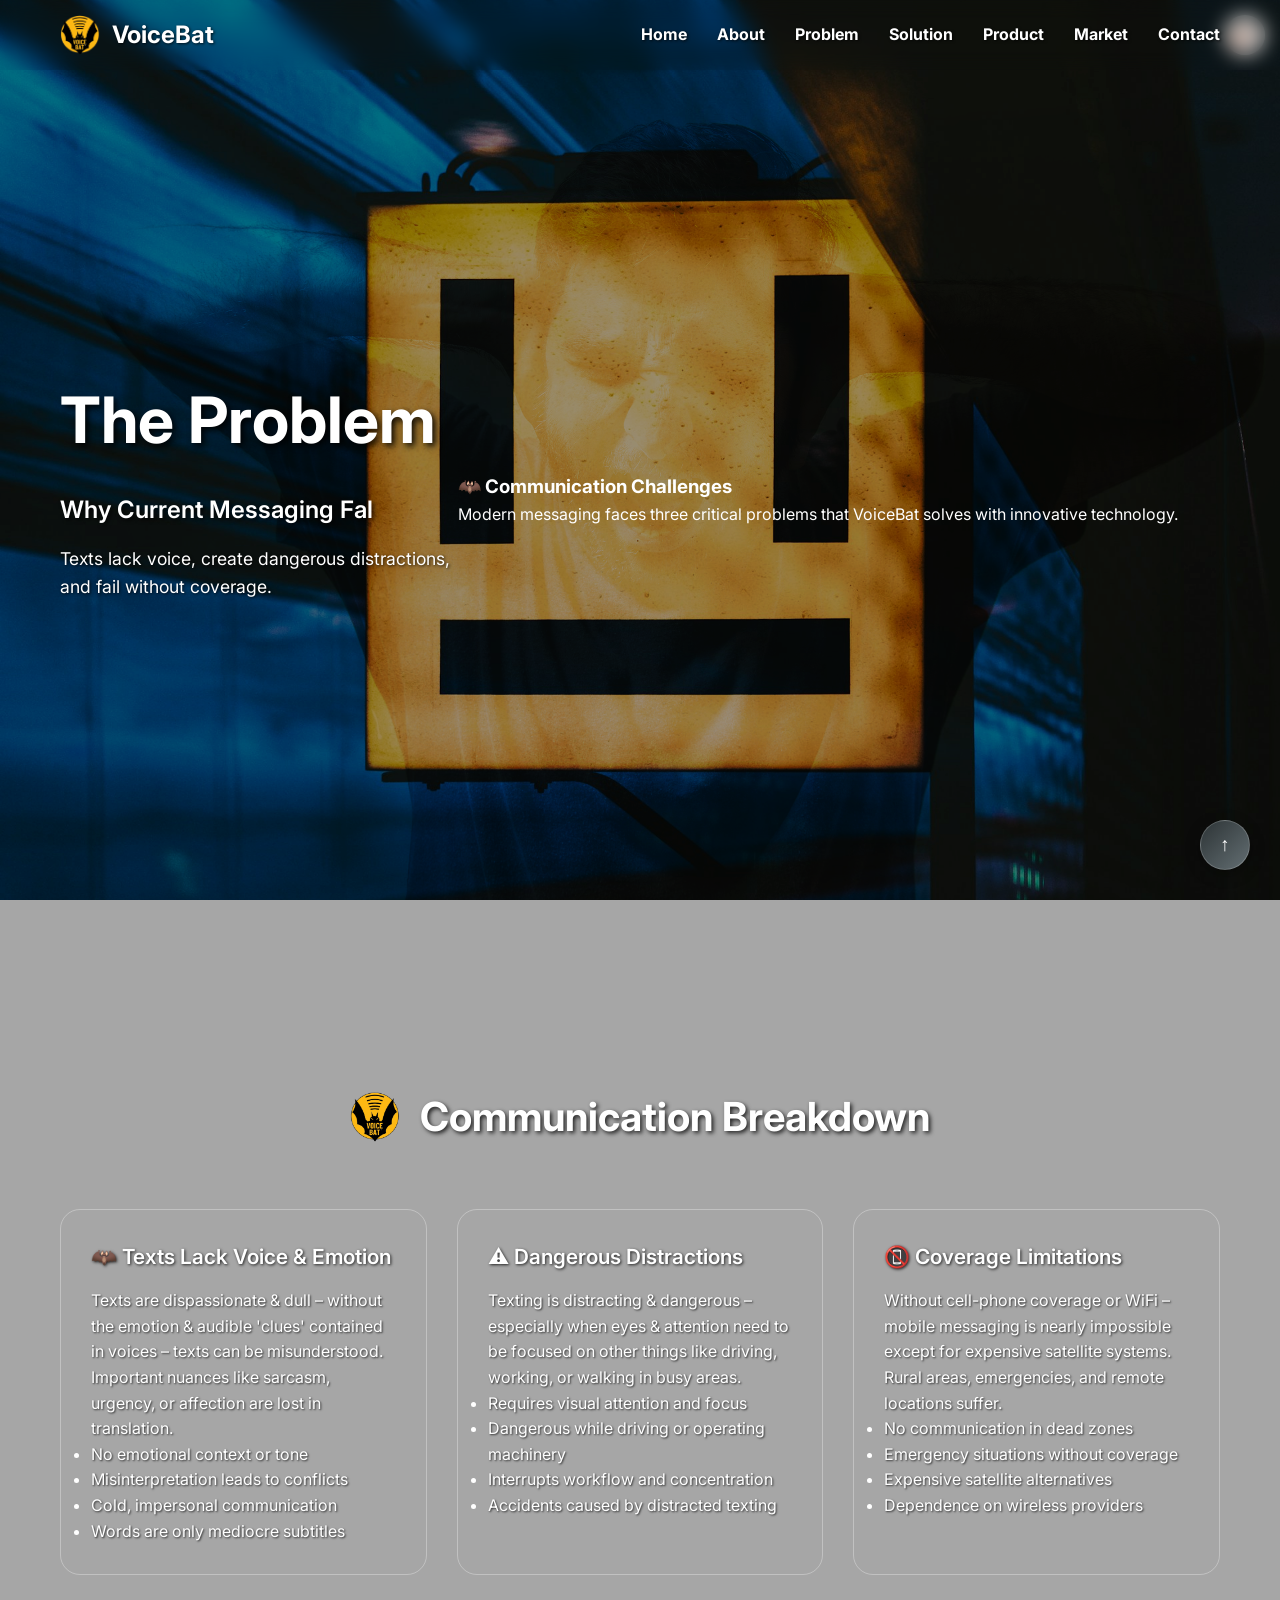
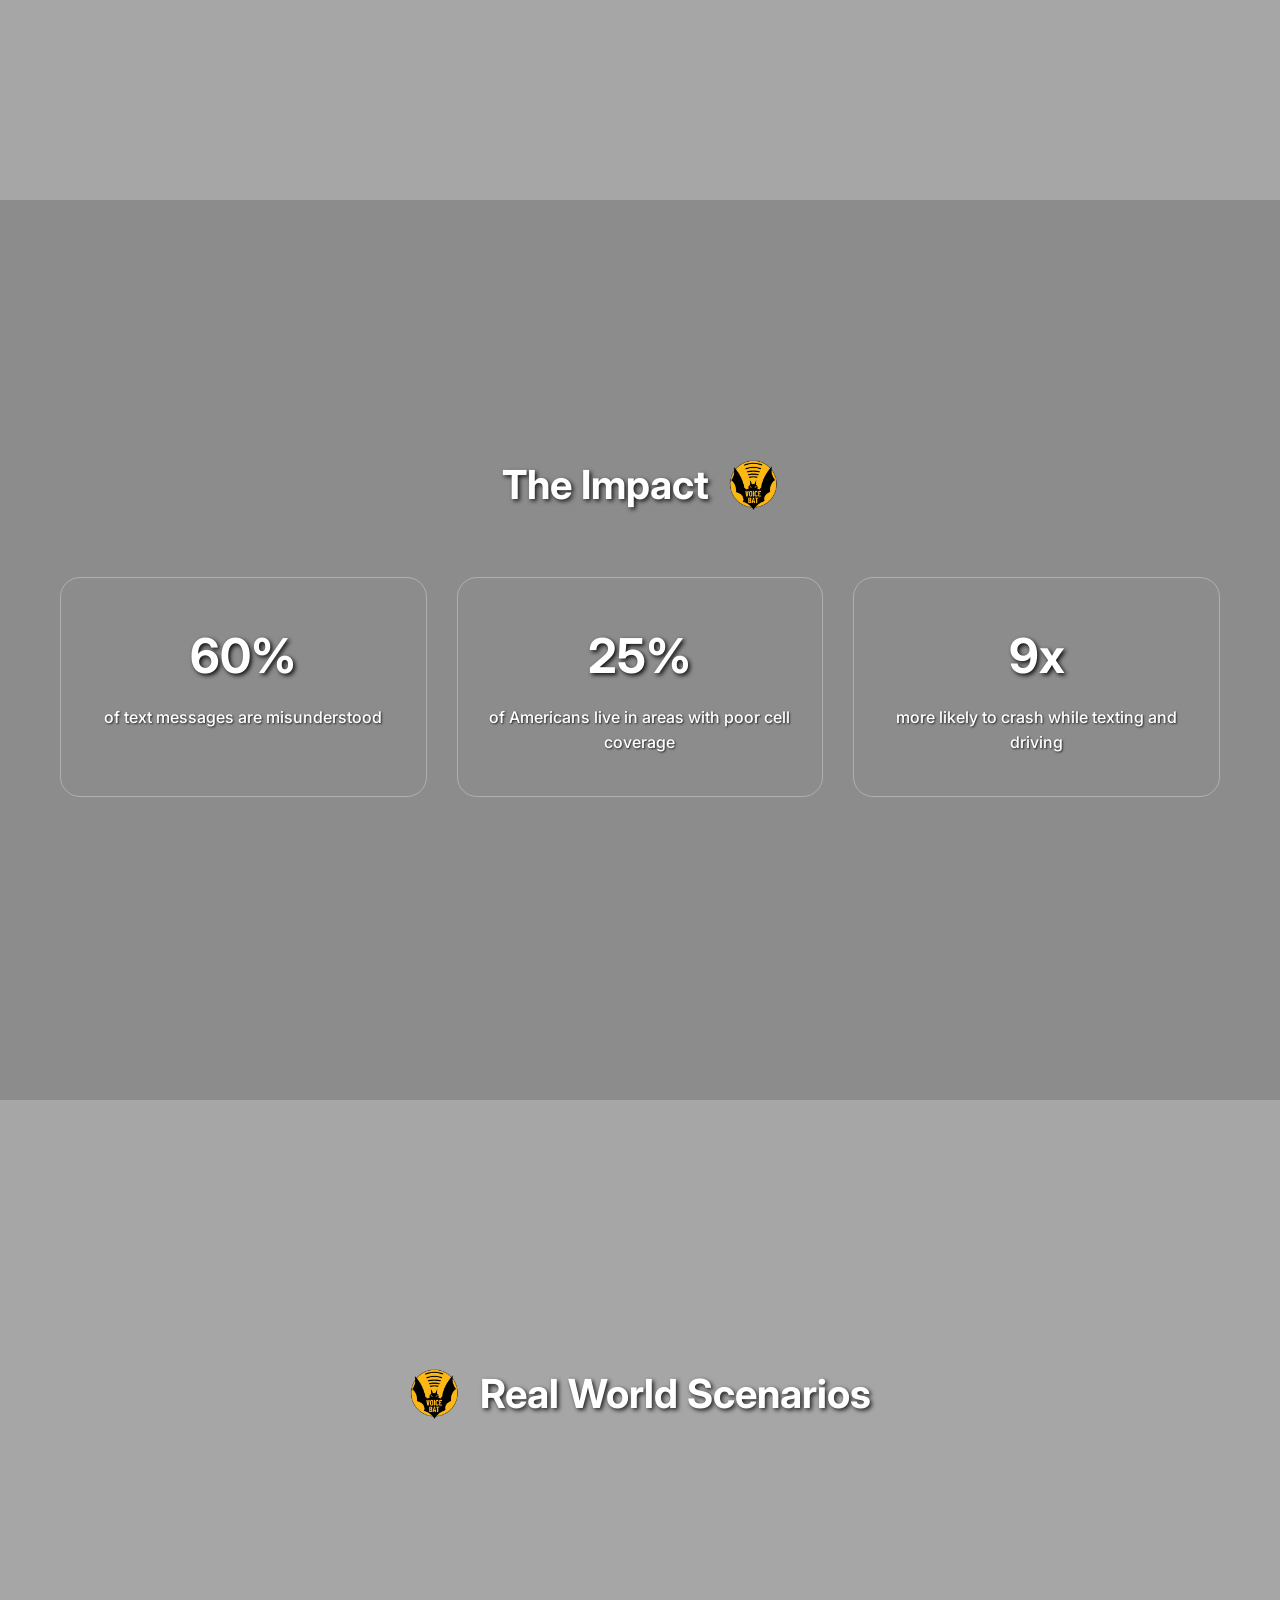
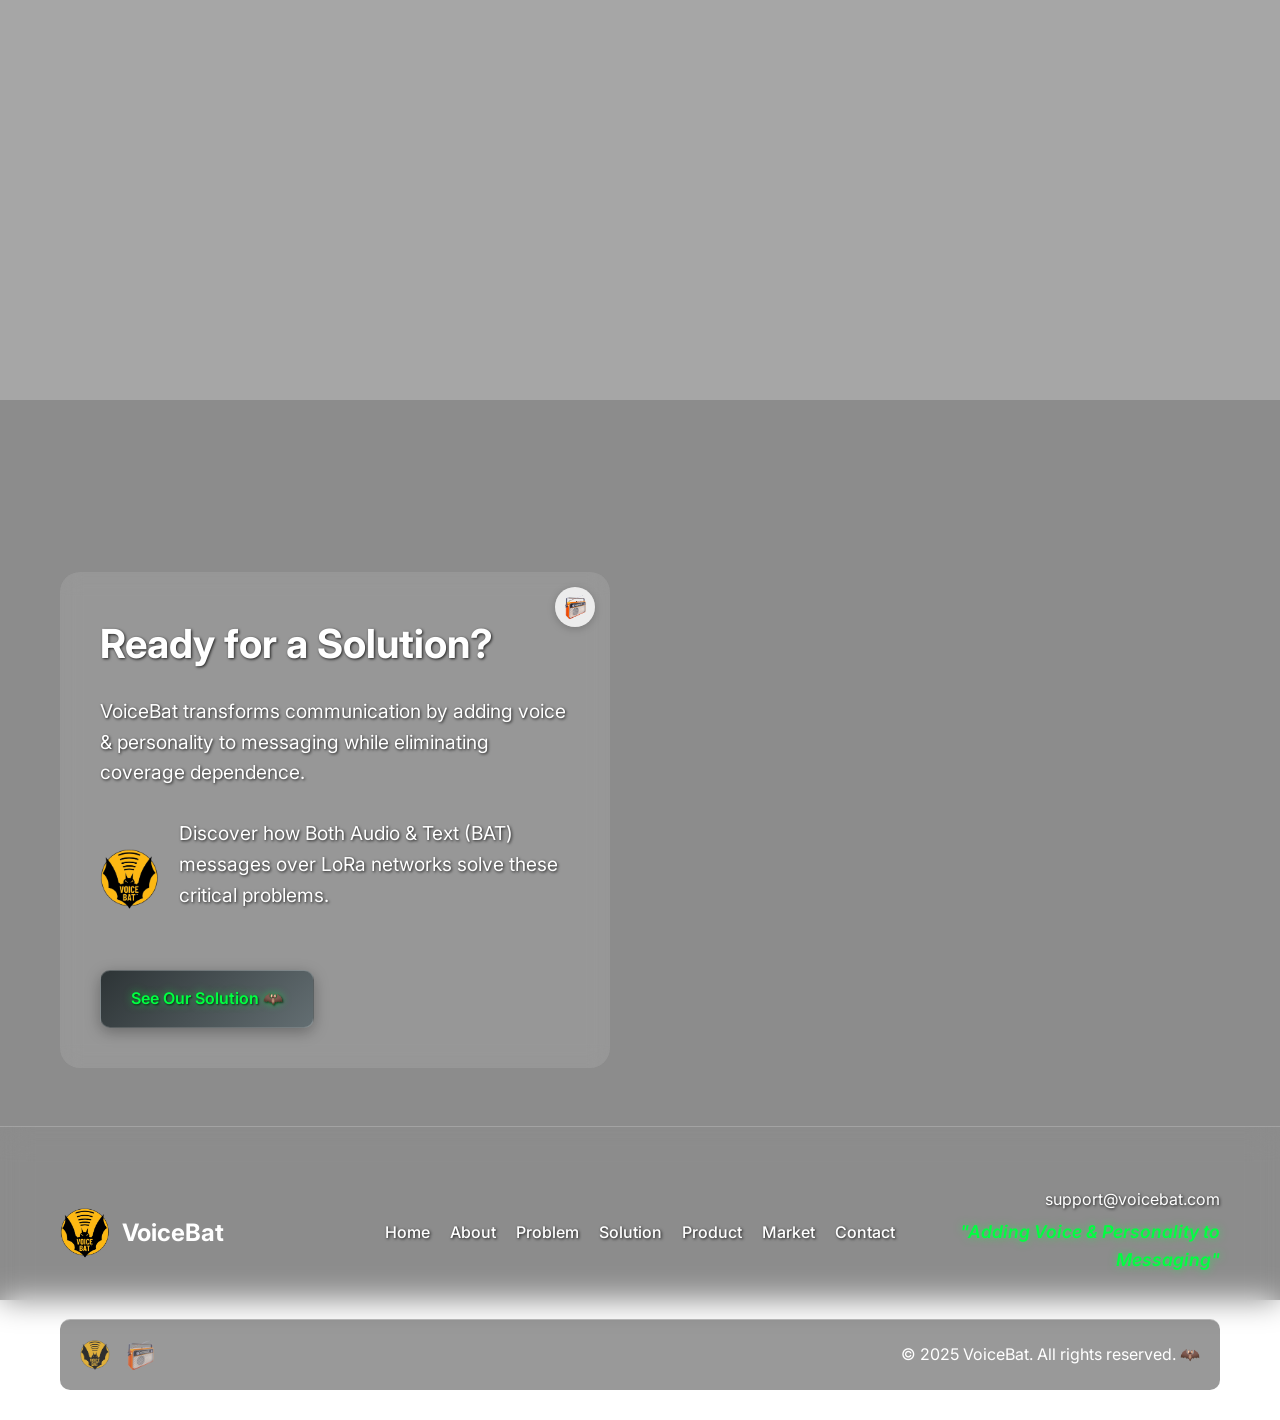
<file: problem.html>
<!DOCTYPE html>
<html lang="en">
<head>
    <meta charset="UTF-8">
    <meta name="viewport" content="width=device-width, initial-scale=1.0">
    <title>The Problem - VoiceBat</title>
    <link rel="icon" href="public/voicebat_logo.png" type="image/png">
    <link rel="stylesheet" href="styles.css">
    <link href="https://fonts.googleapis.com/css2?family=Inter:wght@300;400;500;600;700&display=swap" rel="stylesheet">
</head>
<body>
    <!-- Navigation -->
    <nav class="navbar">
        <div class="nav-container">
            <div class="nav-logo">
                <a href="index.html" style="display: flex; align-items: center; gap: 12px; text-decoration: none; color: inherit;">
                    <img src="public/voicebat_logo.png" alt="VoiceBat Logo" class="logo">
                    <span class="logo-text">VoiceBat</span>
                </a>
            </div>
            <ul class="nav-menu">
                <li><a href="index.html">Home</a></li>
                <li><a href="about.html">About</a></li>
                <li><a href="problem.html">Problem</a></li>
                <li><a href="solution.html">Solution</a></li>
                <li><a href="product.html">Product</a></li>
                <li><a href="market.html">Market</a></li>
                <li><a href="contact.html">Contact</a></li>
            </ul>
            <div class="hamburger">
                <span></span>
                <span></span>
                <span></span>
            </div>
        </div>
    </nav>

    <!-- Hero Section -->
    <section class="hero">
        <div class="hero-dual-bg">
            <div class="bg-underlayer" style="background-image: url('public/images/new2/emoji14.jpg');"></div>
            <div class="bg-overlay" style="background-image: url('public/images/new2/f2.jpg');"></div>
        </div>
        <div class="hero-bg-image">
            <div class="radio-overlay" data-link="solution.html">
                <img src="public/radio.png" alt="Radio" class="radio-icon">
            </div>
        </div>
        <div class="hero-content">
            <div class="hero-text">
                <h1>The Problem</h1>
                <p class="hero-subtitle">Why Current Messaging Falls Short</p>
                <p class="hero-description">Texts lack voice, create dangerous distractions, and fail without coverage.</p>
            </div>
            <div class="hero-presentation">
                <div class="problem-overview">
                    <h3>🦇 Communication Challenges</h3>
                    <p>Modern messaging faces three critical problems that VoiceBat solves with innovative technology.</p>
                </div>
            </div>
        </div>
    </section>

    <!-- Detailed Problem Analysis -->
    <section class="section">
        <div class="section-dual-bg">
            <div class="bg-underlayer" style="background-image: url('public/images/new/11.jpg');"></div>
            <div class="bg-overlay" style="background-image: url('public/images/new2/emoji3.jpg');"></div>
        </div>
        <div class="container">
            <div class="section-header">
                <img src="public/voicebat_logo.png" alt="VoiceBat" class="section-logo">
                <h2>Communication Breakdown</h2>
            </div>
            <div class="problem-grid">
                <div class="problem-card">
                    <div class="card-bg-image">
                        <img src="public/images/aerials/manhattan2.jpg" alt="Manhattan" class="bg-image">
                        <div class="radio-overlay" data-link="solution.html">
                            <img src="public/radio.png" alt="Radio" class="radio-icon">
                        </div>
                    </div>
                    <h3>🦇 Texts Lack Voice & Emotion</h3>
                    <p>Texts are dispassionate & dull – without the emotion & audible 'clues' contained in voices – texts can be misunderstood. Important nuances like sarcasm, urgency, or affection are lost in translation.</p>
                    <ul>
                        <li>No emotional context or tone</li>
                        <li>Misinterpretation leads to conflicts</li>
                        <li>Cold, impersonal communication</li>
                        <li>Words are only mediocre subtitles</li>
                    </ul>
                </div>
                <div class="problem-card">
                    <div class="card-bg-image">
                        <img src="public/images/aerials/chicago4.jpg" alt="Chicago" class="bg-image">
                        <div class="radio-overlay" data-link="product.html">
                            <img src="public/radio.png" alt="Radio" class="radio-icon">
                        </div>
                    </div>
                    <h3>⚠️ Dangerous Distractions</h3>
                    <p>Texting is distracting & dangerous – especially when eyes & attention need to be focused on other things like driving, working, or walking in busy areas.</p>
                    <ul>
                        <li>Requires visual attention and focus</li>
                        <li>Dangerous while driving or operating machinery</li>
                        <li>Interrupts workflow and concentration</li>
                        <li>Accidents caused by distracted texting</li>
                    </ul>
                </div>
                <div class="problem-card">
                    <div class="card-bg-image">
                        <img src="public/images/aerials/greenland.jpg" alt="Greenland" class="bg-image">
                        <div class="radio-overlay" data-link="solution.html">
                            <img src="public/radio.png" alt="Radio" class="radio-icon">
                        </div>
                    </div>
                    <h3>📵 Coverage Limitations</h3>
                    <p>Without cell-phone coverage or WiFi – mobile messaging is nearly impossible except for expensive satellite systems. Rural areas, emergencies, and remote locations suffer.</p>
                    <ul>
                        <li>No communication in dead zones</li>
                        <li>Emergency situations without coverage</li>
                        <li>Expensive satellite alternatives</li>
                        <li>Dependence on wireless providers</li>
                    </ul>
                </div>
            </div>
        </div>
    </section>

    <!-- Impact Statistics -->
    <section class="section alt-bg">
        <div class="section-dual-bg">
            <div class="bg-underlayer" style="background-image: url('public/images/radio/12.jpg');"></div>
            <div class="bg-overlay" style="background-image: url('public/images/new/12.jpg');"></div>
        </div>
        <div class="container">
            <div class="section-header">
                <h2>The Impact</h2>
                <img src="public/voicebat_logo.png" alt="VoiceBat" class="section-logo">
            </div>
            <div class="market-stats">
                <div class="stat-card">
                    <div class="card-bg-image">
                        <img src="public/images/aerials/toronto.jpg" alt="Toronto" class="bg-image">
                        <div class="radio-overlay" data-link="market.html">
                            <img src="public/radio.png" alt="Radio" class="radio-icon">
                        </div>
                    </div>
                    <h3>60%</h3>
                    <p>of text messages are misunderstood</p>
                </div>
                <div class="stat-card">
                    <div class="card-bg-image">
                        <img src="public/images/aerials/sydney2.jpg" alt="Sydney" class="bg-image">
                        <div class="radio-overlay" data-link="solution.html">
                            <img src="public/radio.png" alt="Radio" class="radio-icon">
                        </div>
                    </div>
                    <h3>25%</h3>
                    <p>of Americans live in areas with poor cell coverage</p>
                </div>
                <div class="stat-card">
                    <div class="card-bg-image">
                        <img src="public/images/aerials/paris3.jpg" alt="Paris" class="bg-image">
                        <div class="radio-overlay" data-link="product.html">
                            <img src="public/radio.png" alt="Radio" class="radio-icon">
                        </div>
                    </div>
                    <h3>9x</h3>
                    <p>more likely to crash while texting and driving</p>
                </div>
            </div>
        </div>
    </section>

    <!-- Real World Scenarios -->
    <section class="section">
        <div class="section-dual-bg">
            <div class="bg-underlayer" style="background-image: url('public/images/new2/gas.jpg');"></div>
            <div class="bg-overlay" style="background-image: url('public/images/new2/wall3.jpg');"></div>
        </div>
        <div class="container">
            <div class="section-header">
                <img src="public/voicebat_logo.png" alt="VoiceBat" class="section-logo">
                <h2>Real World Scenarios</h2>
            </div>
            <div class="edge-grid">
                <div class="edge-card">
                    <div class="card-bg-image">
                        <img src="public/images/aerials/coast.jpg" alt="Coast" class="bg-image">
                        <div class="radio-overlay" data-link="solution.html">
                            <img src="public/radio.png" alt="Radio" class="radio-icon">
                        </div>
                    </div>
                    <h3>🚨 Emergency Response</h3>
                    <p>First responders in disaster areas lose communication when cell towers fail. Critical coordination becomes impossible when it's needed most.</p>
                </div>
                <div class="edge-card">
                    <div class="card-bg-image">
                        <img src="public/images/aerials/colorado.jpg" alt="Colorado" class="bg-image">
                        <div class="radio-overlay" data-link="product.html">
                            <img src="public/radio.png" alt="Radio" class="radio-icon">
                        </div>
                    </div>
                    <h3>🏗️ Construction & Industry</h3>
                    <p>Workers on job sites need hands-free communication but texting requires stopping work and looking at screens, reducing productivity and safety.</p>
                </div>
                <div class="edge-card">
                    <div class="card-bg-image">
                        <img src="public/images/aerials/maine.jpg" alt="Maine" class="bg-image">
                        <div class="radio-overlay" data-link="market.html">
                            <img src="public/radio.png" alt="Radio" class="radio-icon">
                        </div>
                    </div>
                    <h3>🏕️ Outdoor Recreation</h3>
                    <p>Hikers, campers, and outdoor enthusiasts venture into areas without cell coverage, losing contact with safety networks and loved ones.</p>
                </div>
            </div>
        </div>
    </section>

    <!-- Call to Action -->
    <section class="section alt-bg">
        <div class="section-dual-bg">
            <div class="bg-underlayer" style="background-image: url('public/images/new2/emoji4.jpg');"></div>
            <div class="bg-overlay" style="background-image: url('public/images/new2/emoji16.jpg');"></div>
        </div>
        <div class="container">
            <div class="contact-content">
                <div class="contact-info">
                    <div class="radio-overlay" data-link="solution.html">
                        <img src="public/radio.png" alt="Radio" class="radio-icon">
                    </div>
                    <h2>Ready for a Solution?</h2>
                    <p>VoiceBat transforms communication by adding voice & personality to messaging while eliminating coverage dependence.</p>
                    <div class="contact-details">
                        <img src="public/voicebat_logo.png" alt="VoiceBat" class="contact-logo">
                        <p>Discover how Both Audio & Text (BAT) messages over LoRa networks solve these critical problems.</p>
                    </div>
                    <div style="margin-top: 30px;">
                        <a href="solution.html" class="btn-primary">See Our Solution 🦇</a>
                    </div>
                </div>
            </div>
        </div>
    </section>

    <!-- Footer -->
    <footer class="footer">
        <div class="container">
            <div class="footer-content">
                <div class="footer-logo">
                    <a href="index.html" style="display: flex; align-items: center; gap: 12px; text-decoration: none; color: inherit;">
                        <img src="public/voicebat_logo.png" alt="VoiceBat" class="footer-logo-img">
                        <span>VoiceBat</span>
                    </a>
                </div>
                <div class="footer-nav">
                    <a href="index.html">Home</a>
                    <a href="about.html">About</a>
                    <a href="problem.html">Problem</a>
                    <a href="solution.html">Solution</a>
                    <a href="product.html">Product</a>
                    <a href="market.html">Market</a>
                    <a href="contact.html">Contact</a>
                </div>
                <div class="footer-contact">
                    <p><a href="mailto:support@voicebat.com" style="color: white; text-decoration: none;">support@voicebat.com</a></p>
                    <p class="footer-tagline">"Adding Voice & Personality to Messaging"</p>
                </div>
            </div>
            <div class="footer-bottom">
                <div class="footer-logos">
                    <img src="public/voicebat_logo.png" alt="VoiceBat" class="footer-mini-logo">
                    <img src="public/radio.png" alt="Radio" class="footer-mini-logo">
                </div>
                <p>&copy; 2025 VoiceBat. All rights reserved. 🦇</p>
            </div>
        </div>
    </footer>

    <!-- Back to Top Button -->
    <button class="back-to-top" onclick="window.scrollTo({top: 0, behavior: 'smooth'})">
        ↑
    </button>

    <script src="script.js"></script>
</body>
</html>
</file>
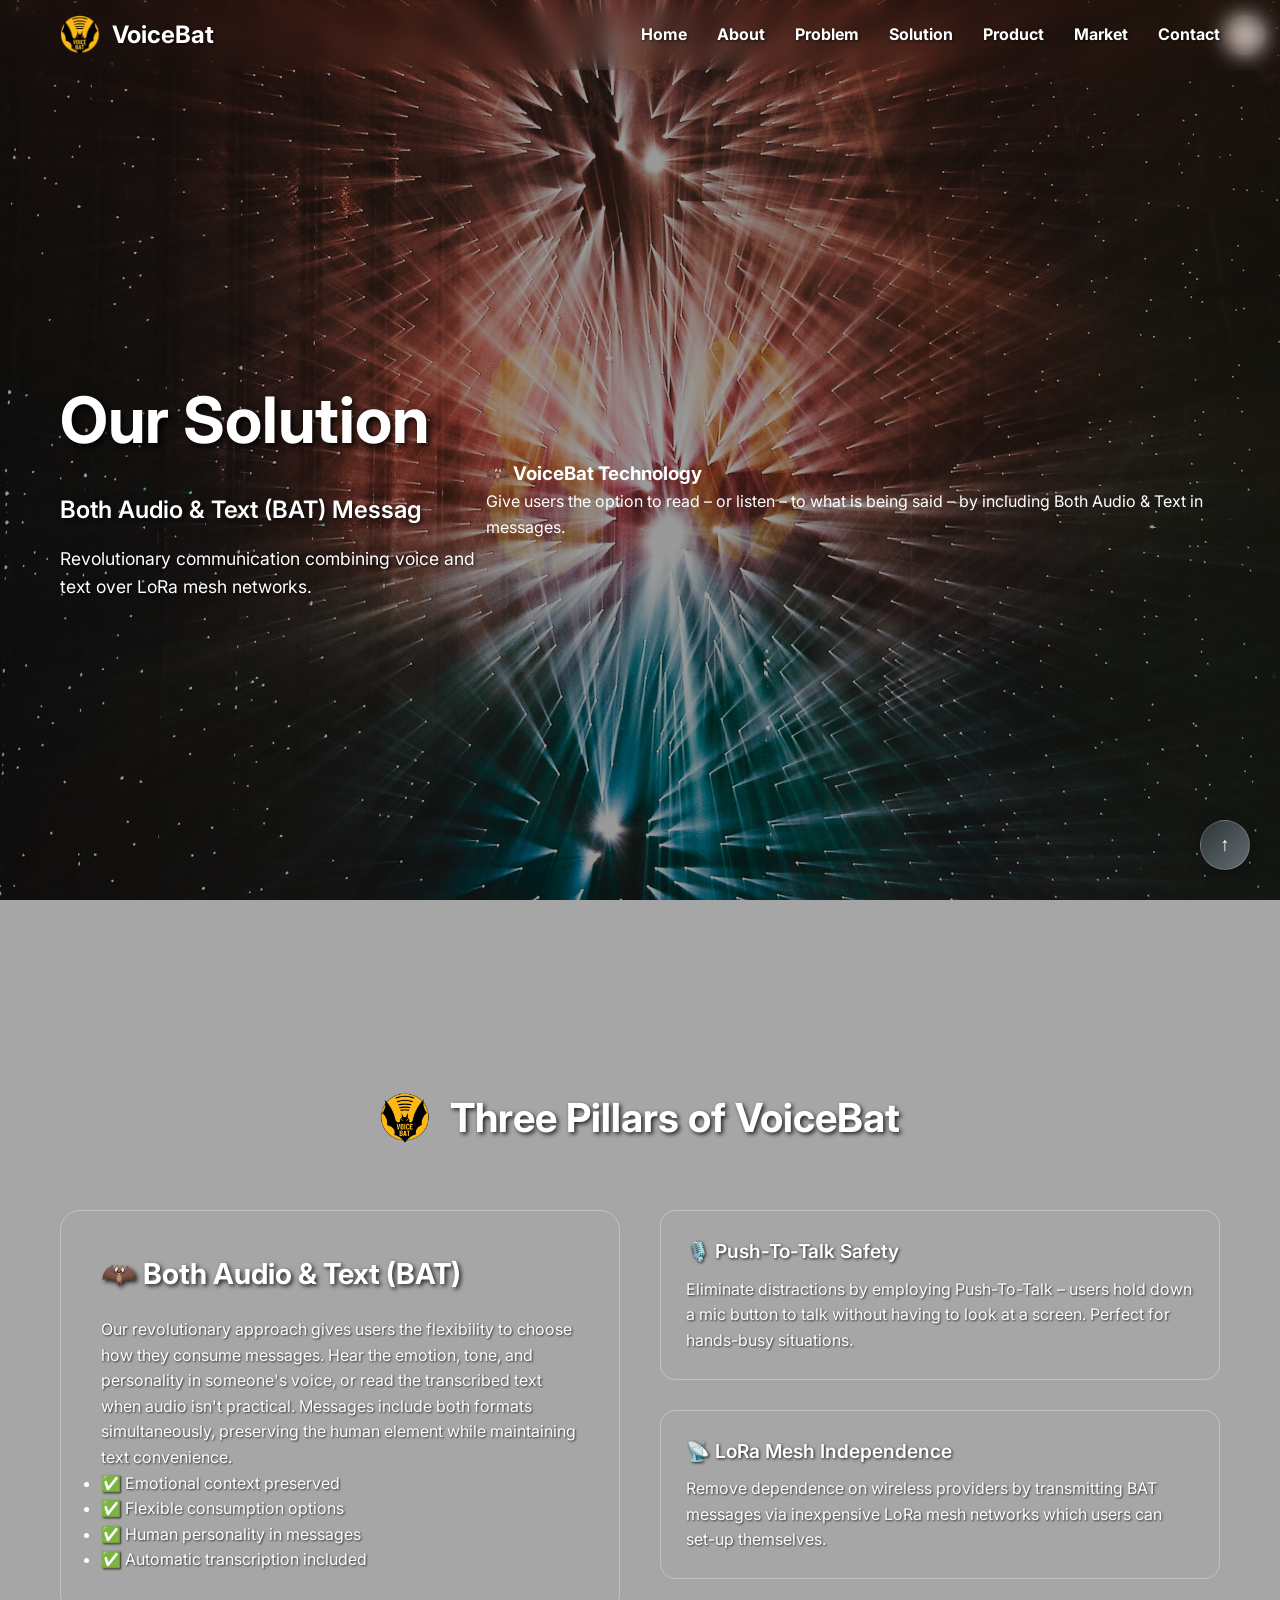
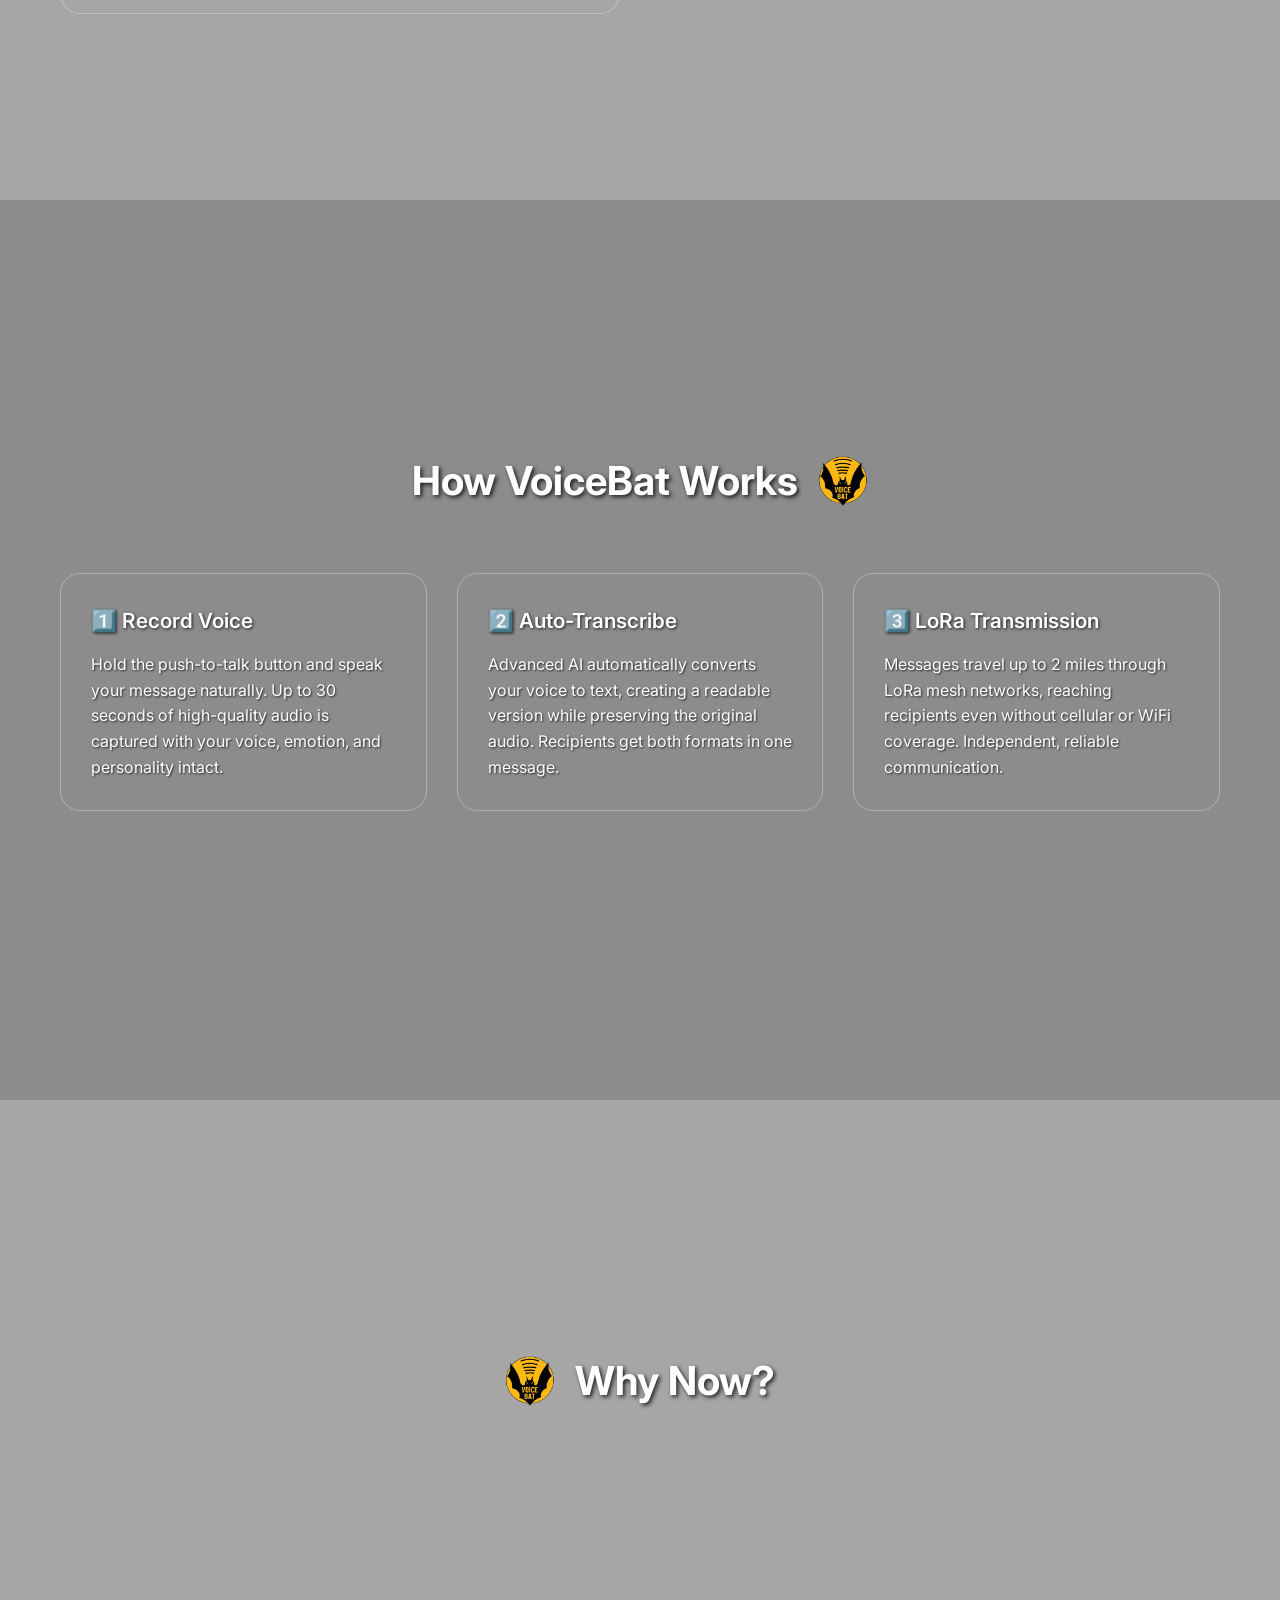
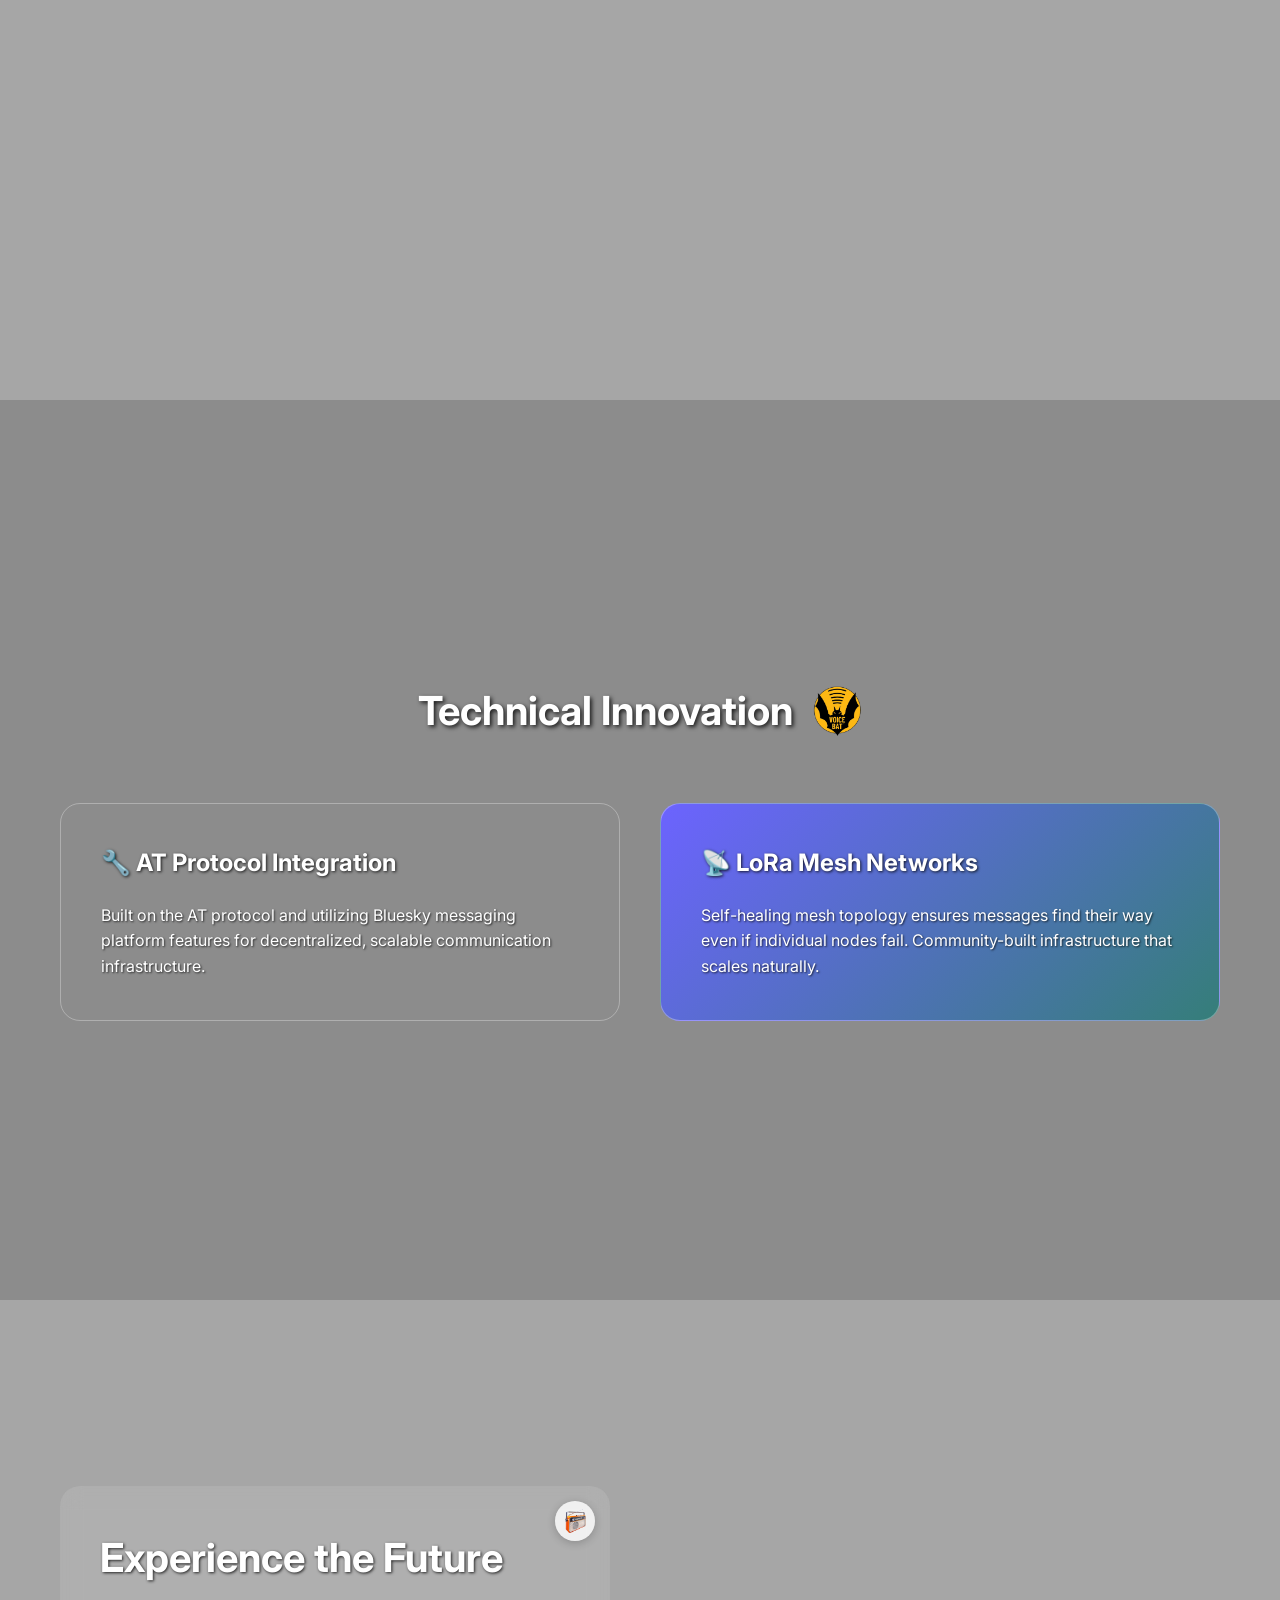
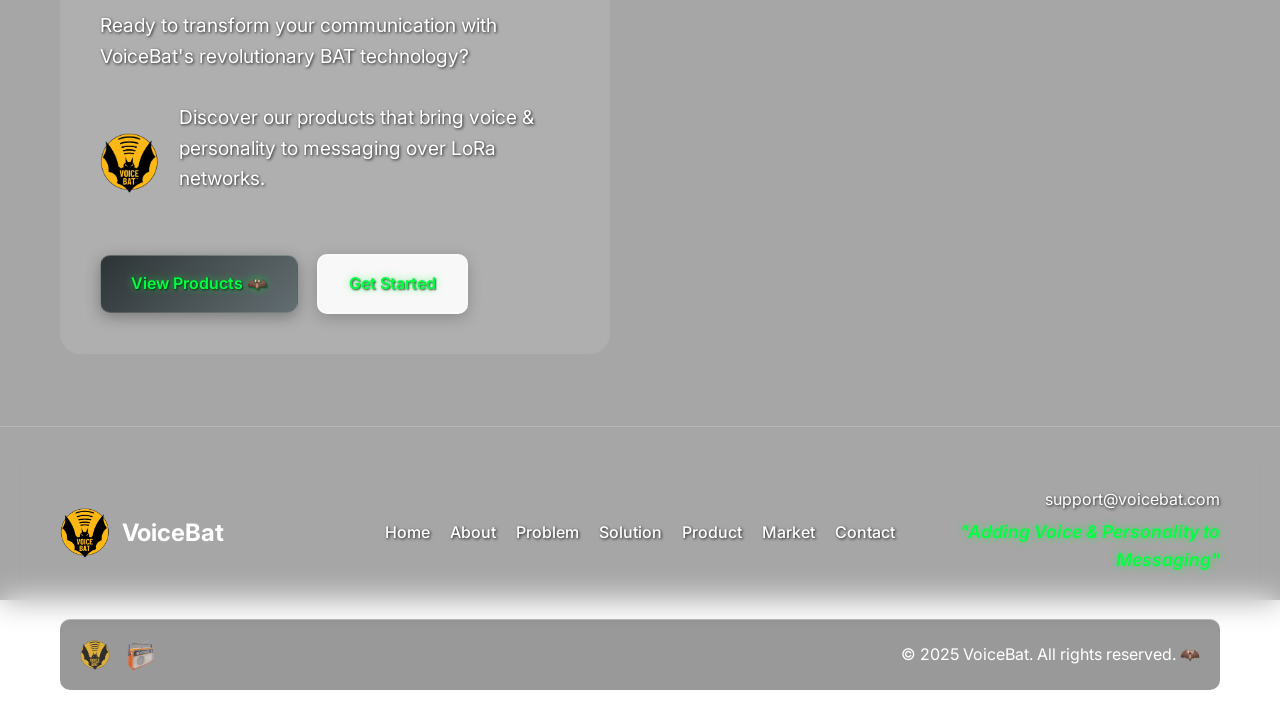
<file: solution.html>
<!DOCTYPE html>
<html lang="en">
<head>
    <meta charset="UTF-8">
    <meta name="viewport" content="width=device-width, initial-scale=1.0">
    <title>Our Solution - VoiceBat</title>
    <link rel="icon" href="public/voicebat_logo.png" type="image/png">
    <link rel="stylesheet" href="styles.css">
    <link href="https://fonts.googleapis.com/css2?family=Inter:wght@300;400;500;600;700&display=swap" rel="stylesheet">
</head>
<body>
    <!-- Navigation -->
    <nav class="navbar">
        <div class="nav-container">
            <div class="nav-logo">
                <a href="index.html" style="display: flex; align-items: center; gap: 12px; text-decoration: none; color: inherit;">
                    <img src="public/voicebat_logo.png" alt="VoiceBat Logo" class="logo">
                    <span class="logo-text">VoiceBat</span>
                </a>
            </div>
            <ul class="nav-menu">
                <li><a href="index.html">Home</a></li>
                <li><a href="about.html">About</a></li>
                <li><a href="problem.html">Problem</a></li>
                <li><a href="solution.html">Solution</a></li>
                <li><a href="product.html">Product</a></li>
                <li><a href="market.html">Market</a></li>
                <li><a href="contact.html">Contact</a></li>
            </ul>
            <div class="hamburger">
                <span></span>
                <span></span>
                <span></span>
            </div>
        </div>
    </nav>

    <!-- Hero Section -->
    <section class="hero">
        <div class="hero-dual-bg">
            <div class="bg-underlayer" style="background-image: url('public/images/new/9.jpg');"></div>
            <div class="bg-overlay" style="background-image: url('public/images/new2/88.jpg');"></div>
        </div>
        <div class="hero-bg-image">
            <div class="radio-overlay" data-link="product.html">
                <img src="public/radio.png" alt="Radio" class="radio-icon">
            </div>
        </div>
        <div class="hero-content">
            <div class="hero-text">
                <h1>Our Solution</h1>
                <p class="hero-subtitle">Both Audio & Text (BAT) Messages</p>
                <p class="hero-description">Revolutionary communication combining voice and text over LoRa mesh networks.</p>
            </div>
            <div class="hero-presentation">
                <div class="solution-overview">
                    <h3>🦇 VoiceBat Technology</h3>
                    <p>Give users the option to read – or listen – to what is being said – by including Both Audio & Text in messages.</p>
                </div>
            </div>
        </div>
    </section>

    <!-- Core Solution Features -->
    <section class="section">
        <div class="section-dual-bg">
            <div class="bg-underlayer" style="background-image: url('public/images/new2/three.jpg');"></div>
            <div class="bg-overlay" style="background-image: url('public/images/new2/misc7.jpg');"></div>
        </div>
        <div class="container">
            <div class="section-header">
                <img src="public/voicebat_logo.png" alt="VoiceBat" class="section-logo">
                <h2>Three Pillars of VoiceBat</h2>
            </div>
            <div class="solution-content">
                <div class="solution-main">
                    <div class="card-bg-image">
                        <img src="public/images/radio/5.jpg" alt="Radio" class="bg-image">
                        <div class="radio-overlay" data-link="product.html">
                            <img src="public/radio.png" alt="Radio" class="radio-icon">
                        </div>
                    </div>
                    <h3>🦇 Both Audio & Text (BAT)</h3>
                    <p>Our revolutionary approach gives users the flexibility to choose how they consume messages. Hear the emotion, tone, and personality in someone's voice, or read the transcribed text when audio isn't practical. Messages include both formats simultaneously, preserving the human element while maintaining text convenience.</p>
                    <ul>
                        <li>✅ Emotional context preserved</li>
                        <li>✅ Flexible consumption options</li>
                        <li>✅ Human personality in messages</li>
                        <li>✅ Automatic transcription included</li>
                    </ul>
                </div>
                <div class="solution-features">
                    <div class="feature">
                        <div class="card-bg-image">
                            <img src="public/images/radio/6.jpg" alt="Radio" class="bg-image">
                            <div class="radio-overlay" data-link="product.html">
                                <img src="public/radio.png" alt="Radio" class="radio-icon">
                            </div>
                        </div>
                        <h4>🎙️ Push-To-Talk Safety</h4>
                        <p>Eliminate distractions by employing Push-To-Talk – users hold down a mic button to talk without having to look at a screen. Perfect for hands-busy situations.</p>
                    </div>
                    <div class="feature">
                        <div class="card-bg-image">
                            <img src="public/images/aerials/amsterdam.jpg" alt="Amsterdam" class="bg-image">
                            <div class="radio-overlay" data-link="market.html">
                                <img src="public/radio.png" alt="Radio" class="radio-icon">
                            </div>
                        </div>
                        <h4>📡 LoRa Mesh Independence</h4>
                        <p>Remove dependence on wireless providers by transmitting BAT messages via inexpensive LoRa mesh networks which users can set-up themselves.</p>
                    </div>
                </div>
            </div>
        </div>
    </section>

    <!-- How It Works -->
    <section class="section alt-bg">
        <div class="section-dual-bg">
            <div class="bg-underlayer" style="background-image: url('public/images/new2/voice1.jpg');"></div>
            <div class="bg-overlay" style="background-image: url('public/images/new2/emoji12.jpg');"></div>
        </div>
        <div class="container">
            <div class="section-header">
                <h2>How VoiceBat Works</h2>
                <img src="public/voicebat_logo.png" alt="VoiceBat" class="section-logo">
            </div>
            <div class="edge-grid">
                <div class="edge-card">
                    <div class="card-bg-image">
                        <img src="public/images/aerials/shanghai.jpg" alt="Shanghai" class="bg-image">
                        <div class="radio-overlay" data-link="product.html">
                            <img src="public/radio.png" alt="Radio" class="radio-icon">
                        </div>
                    </div>
                    <h3>1️⃣ Record Voice</h3>
                    <p>Hold the push-to-talk button and speak your message naturally. Up to 30 seconds of high-quality audio is captured with your voice, emotion, and personality intact.</p>
                </div>
                <div class="edge-card">
                    <div class="card-bg-image">
                        <img src="public/images/radio/7.jpg" alt="Radio" class="bg-image">
                        <div class="radio-overlay" data-link="product.html">
                            <img src="public/radio.png" alt="Radio" class="radio-icon">
                        </div>
                    </div>
                    <h3>2️⃣ Auto-Transcribe</h3>
                    <p>Advanced AI automatically converts your voice to text, creating a readable version while preserving the original audio. Recipients get both formats in one message.</p>
                </div>
                <div class="edge-card">
                    <div class="card-bg-image">
                        <img src="public/images/radio/8.jpg" alt="Radio" class="bg-image">
                        <div class="radio-overlay" data-link="market.html">
                            <img src="public/radio.png" alt="Radio" class="radio-icon">
                        </div>
                    </div>
                    <h3>3️⃣ LoRa Transmission</h3>
                    <p>Messages travel up to 2 miles through LoRa mesh networks, reaching recipients even without cellular or WiFi coverage. Independent, reliable communication.</p>
                </div>
            </div>
        </div>
    </section>

    <!-- Why Now Section -->
    <section class="section">
        <div class="section-dual-bg">
            <div class="bg-underlayer" style="background-image: url('public/images/new2/emoji_a.png');"></div>
            <div class="bg-overlay" style="background-image: url('public/images/new2/google.jpg');"></div>
        </div>
        <div class="container">
            <div class="section-header">
                <img src="public/voicebat_logo.png" alt="VoiceBat" class="section-logo">
                <h2>Why Now?</h2>
            </div>
            <div class="why-now-grid">
                <div class="why-card">
                    <div class="card-bg-image">
                        <img src="public/images/aerials/rome.jpg" alt="Rome" class="bg-image">
                        <div class="radio-overlay" data-link="product.html">
                            <img src="public/radio.png" alt="Radio" class="radio-icon">
                        </div>
                    </div>
                    <h3>🗣️ Voice Matters</h3>
                    <p>People want their VOICE to be heard – texts simply can't compare – as words are only mediocre subtitles next to a personal VOICE. The human desire for authentic expression drives demand.</p>
                </div>
                <div class="why-card">
                    <div class="card-bg-image">
                        <img src="public/images/aerials/london5.jpg" alt="London" class="bg-image">
                        <div class="radio-overlay" data-link="market.html">
                            <img src="public/radio.png" alt="Radio" class="radio-icon">
                        </div>
                    </div>
                    <h3>💭 Natural Expression</h3>
                    <p>It's EASIER to vocalize feelings than to write them in words & emoji. Voice communication is our most natural form of expression, requiring no learning curve.</p>
                </div>
                <div class="why-card">
                    <div class="card-bg-image">
                        <img src="public/images/aerials/switzerland.jpg" alt="Switzerland" class="bg-image">
                        <div class="radio-overlay" data-link="product.html">
                            <img src="public/radio.png" alt="Radio" class="radio-icon">
                        </div>
                    </div>
                    <h3>🤖 Technology Convergence</h3>
                    <p>Advances in AI & LoRa make it possible for people to use their VOICE to be informed & stay in contact – without always relying on wireless providers.</p>
                </div>
            </div>
        </div>
    </section>

    <!-- Technical Advantages -->
    <section class="section alt-bg">
        <div class="section-dual-bg">
            <div class="bg-underlayer" style="background-image: url('public/images/new2/misc4.jpg');"></div>
            <div class="bg-overlay" style="background-image: url('public/images/new2/light3.jpg');"></div>
        </div>
        <div class="container">
            <div class="section-header">
                <h2>Technical Innovation</h2>
                <img src="public/voicebat_logo.png" alt="VoiceBat" class="section-logo">
            </div>
            <div class="product-grid">
                <div class="product-card">
                    <div class="card-bg-image">
                        <img src="public/images/aerials/mont_saint_michel.jpg" alt="Mont Saint Michel" class="bg-image">
                        <div class="radio-overlay" data-link="product.html">
                            <img src="public/radio.png" alt="Radio" class="radio-icon">
                        </div>
                    </div>
                    <h3>🔧 AT Protocol Integration</h3>
                    <p>Built on the AT protocol and utilizing Bluesky messaging platform features for decentralized, scalable communication infrastructure.</p>
                </div>
                <div class="product-card featured">
                    <div class="card-bg-image">
                        <img src="public/images/aerials/grand_staircase_utah.jpg" alt="Grand Staircase Utah" class="bg-image">
                        <div class="radio-overlay" data-link="contact.html">
                            <img src="public/radio.png" alt="Radio" class="radio-icon">
                        </div>
                    </div>
                    <h3>📡 LoRa Mesh Networks</h3>
                    <p>Self-healing mesh topology ensures messages find their way even if individual nodes fail. Community-built infrastructure that scales naturally.</p>
                </div>
            </div>
        </div>
    </section>

    <!-- Call to Action -->
    <section class="section">
        <div class="section-dual-bg">
            <div class="bg-underlayer" style="background-image: url('public/images/new2/misc2.jpg');"></div>
            <div class="bg-overlay" style="background-image: url('public/images/new2/mobile2.jpg');"></div>
        </div>
        <div class="container">
            <div class="contact-content">
                <div class="contact-info">
                    <div class="radio-overlay" data-link="product.html">
                        <img src="public/radio.png" alt="Radio" class="radio-icon">
                    </div>
                    <h2>Experience the Future</h2>
                    <p>Ready to transform your communication with VoiceBat's revolutionary BAT technology?</p>
                    <div class="contact-details">
                        <img src="public/voicebat_logo.png" alt="VoiceBat" class="contact-logo">
                        <p>Discover our products that bring voice & personality to messaging over LoRa networks.</p>
                    </div>
                    <div style="margin-top: 30px;">
                        <a href="product.html" class="btn-primary">View Products 🦇</a>
                        <a href="contact.html" class="btn-secondary">Get Started</a>
                    </div>
                </div>
            </div>
        </div>
    </section>

    <!-- Footer -->
    <footer class="footer">
        <div class="container">
            <div class="footer-content">
                <div class="footer-logo">
                    <a href="index.html" style="display: flex; align-items: center; gap: 12px; text-decoration: none; color: inherit;">
                        <img src="public/voicebat_logo.png" alt="VoiceBat" class="footer-logo-img">
                        <span>VoiceBat</span>
                    </a>
                </div>
                <div class="footer-nav">
                    <a href="index.html">Home</a>
                    <a href="about.html">About</a>
                    <a href="problem.html">Problem</a>
                    <a href="solution.html">Solution</a>
                    <a href="product.html">Product</a>
                    <a href="market.html">Market</a>
                    <a href="contact.html">Contact</a>
                </div>
                <div class="footer-contact">
                    <p><a href="mailto:support@voicebat.com" style="color: white; text-decoration: none;">support@voicebat.com</a></p>
                    <p class="footer-tagline">"Adding Voice & Personality to Messaging"</p>
                </div>
            </div>
            <div class="footer-bottom">
                <div class="footer-logos">
                    <img src="public/voicebat_logo.png" alt="VoiceBat" class="footer-mini-logo">
                    <img src="public/radio.png" alt="Radio" class="footer-mini-logo">
                </div>
                <p>&copy; 2025 VoiceBat. All rights reserved. 🦇</p>
            </div>
        </div>
    </footer>

    <!-- Back to Top Button -->
    <button class="back-to-top" onclick="window.scrollTo({top: 0, behavior: 'smooth'})">
        ↑
    </button>

    <script src="script.js"></script>
</body>
</html>
</file>
<file: styles.css>
/* VoiceBat Website Styles - White Bat Theme */

* {
    margin: 0;
    padding: 0;
    box-sizing: border-box;
}

body {
    font-family: 'Inter', -apple-system, BlinkMacSystemFont, 'Segoe UI', Roboto, sans-serif;
    line-height: 1.6;
    color: white;
    background: transparent;
    overflow-x: hidden;
    min-height: 100vh;
    position: relative;
    padding-bottom: 120px;
}

.container {
    max-width: 1200px;
    margin: 0 auto;
    padding: 0 20px;
    width: 100%;
    box-sizing: border-box;
}

/* Navigation */
.navbar {
    position: fixed;
    top: 0;
    width: 100%;
    background: transparent;
    backdrop-filter: blur(10px);
    z-index: 1000;
    transition: all 0.3s ease;
}

.nav-container {
    max-width: 1200px;
    margin: 0 auto;
    padding: 0 20px;
    display: flex;
    justify-content: space-between;
    align-items: center;
    height: 70px;
}

.nav-logo {
    display: flex;
    align-items: center;
    gap: 12px;
    font-weight: 700;
    font-size: 1.5rem;
    color: white;
    text-shadow: 1px 1px 3px rgba(0, 0, 0, 0.8);
}

.logo {
    width: 40px;
    height: 40px;
    object-fit: contain;
}

.nav-menu {
    display: flex;
    list-style: none;
    gap: 30px;
}

.nav-menu a {
    text-decoration: none;
    color: white;
    font-weight: 700;
    transition: all 0.3s ease;
    position: relative;
    text-shadow: 1px 1px 3px rgba(0, 0, 0, 0.8);
}

.nav-menu a:hover {
    color: #00ff41;
    transform: translateY(-2px);
    text-shadow: 0 0 8px rgba(0, 255, 65, 0.6), 1px 1px 3px rgba(0, 0, 0, 0.8);
}

.nav-menu a::after {
    content: '';
    position: absolute;
    bottom: -5px;
    left: 0;
    width: 0;
    height: 2px;
    background: linear-gradient(90deg, #6c63ff, #4ecdc4);
    transition: width 0.3s ease;
}

.nav-menu a:hover::after {
    width: 100%;
}

.hamburger {
    display: none;
    flex-direction: column;
    cursor: pointer;
    margin-right: 10px;
    z-index: 1001;
}

.hamburger span {
    width: 25px;
    height: 3px;
    background: white;
    margin: 3px 0;
    transition: 0.3s;
    box-shadow: 1px 1px 2px rgba(0, 0, 0, 0.5);
}

/* Hero Section */
.hero {
    position: relative;
    min-height: 100vh;
    height: 100vh;
    display: flex;
    align-items: center;
    justify-content: center;
    padding: 100px 20px 0px;
    overflow: hidden;
    background-size: cover;
    background-position: center;
    background-attachment: fixed;
    margin-bottom: 0;
}

.hero-bg-image {
    position: absolute;
    top: 0;
    left: 0;
    width: 100%;
    height: 100%;
    z-index: 1;
}

.hero-bg-image::before {
    content: '';
    position: absolute;
    top: 0;
    left: 0;
    right: 0;
    bottom: 0;
    background: rgba(0, 0, 0, 0.4);
    z-index: 5;
}

.hero-bg-image .bg-image {
    width: 100%;
    height: 100%;
    object-fit: cover;
    opacity: 1;
}

.hero-content {
    display: flex;
    justify-content: center;
    align-items: center;
    max-width: 1400px;
    width: 100%;
    padding: 0 40px;
    position: relative;
    z-index: 10;
}

.hero-text h1 {
    font-size: 4rem;
    font-weight: 700;
    color: white;
    margin-bottom: 20px;
    text-shadow: 3px 3px 6px rgba(0, 0, 0, 0.9);
}

.hero-subtitle {
    font-size: 1.5rem;
    font-weight: 600;
    color: white;
    margin-bottom: 15px;
    text-shadow: 2px 2px 4px rgba(0, 0, 0, 0.8);
}

.hero-description {
    font-size: 1.1rem;
    color: white;
    margin-bottom: 30px;
    text-shadow: 1px 1px 3px rgba(0, 0, 0, 0.8);
}

.hero-presentation {
    background: transparent;
    width: 100%;
    max-width: 1200px;
}

.pitch-deck-title {
    font-size: 3rem;
    font-weight: 700;
    color: white;
    text-align: center;
    margin-bottom: 30px;
    text-shadow: 3px 3px 6px rgba(0, 0, 0, 0.9);
}

.hero-presentation iframe {
    border-radius: 20px;
    border: none;
    width: 100%;
    height: 800px;
    min-height: 600px;
}

/* Dual Background System */
.hero-dual-bg, .section-dual-bg {
    position: absolute;
    top: 0;
    left: 0;
    width: 100%;
    height: 100%;
    z-index: 1;
}

.bg-underlayer {
    position: absolute;
    top: 0;
    left: 0;
    width: 100%;
    height: 100%;
    background-size: cover;
    background-position: center;
    background-attachment: fixed;
    z-index: 1;
}

.bg-overlay {
    position: absolute;
    top: 0;
    left: 0;
    width: 100%;
    height: 100%;
    background-size: cover;
    background-position: center;
    background-attachment: fixed;
    opacity: 0.4;
    mix-blend-mode: overlay;
    filter: contrast(1.2);
    z-index: 2;
}

/* Radio Overlay */
.radio-overlay {
    position: absolute;
    top: 15px;
    right: 15px;
    width: 40px;
    height: 40px;
    cursor: pointer;
    z-index: 15;
    transition: all 0.3s ease;
    background: rgba(255, 255, 255, 0.8);
    border-radius: 50%;
    display: flex;
    align-items: center;
    justify-content: center;
    box-shadow: 0 2px 8px rgba(0, 0, 0, 0.2);
    backdrop-filter: blur(5px);
}

.radio-overlay:hover {
    transform: scale(1.15) rotate(15deg);
    background: rgba(108, 99, 255, 0.9);
    box-shadow: 0 4px 15px rgba(108, 99, 255, 0.4);
}

.radio-icon {
    width: 24px;
    height: 24px;
    object-fit: contain;
    transition: all 0.3s ease;
}

.radio-overlay:hover .radio-icon {
    filter: brightness(0) invert(1);
    transform: scale(1.1);
}

/* Sections */


/* All sections need proper bottom spacing for footer */
.section {
    min-height: 100vh;
    padding: 80px 0 80px;
    position: relative;
    background-size: cover;
    background-position: center;
    background-attachment: fixed;
    display: flex;
    align-items: center;
    margin-top: 0;
    margin-bottom: 0;
}

/* Last section needs extra bottom padding for footer */
.section:last-of-type {
    padding-bottom: 140px;
}



.section::before {
    content: '';
    position: absolute;
    top: 0;
    left: 0;
    right: 0;
    bottom: 0;
    background: rgba(0, 0, 0, 0.35);
    z-index: 5;
}

.section .container {
    position: relative;
    z-index: 10;
}

.alt-bg::before {
    background: rgba(0, 0, 0, 0.45);
}

.section-header {
    text-align: center;
    margin-bottom: 60px;
    display: flex;
    align-items: center;
    justify-content: center;
    gap: 20px;
}

.section-header h2 {
    font-size: 2.5rem;
    font-weight: 700;
    color: white;
    position: relative;
    text-shadow: 2px 2px 4px rgba(0, 0, 0, 0.8);
}

.section-logo {
    width: 50px;
    height: 50px;
    object-fit: contain;
}

/* Card Styles */
.content-grid, .problem-grid, .why-now-grid, .edge-grid {
    display: grid;
    grid-template-columns: repeat(auto-fit, minmax(300px, 1fr));
    gap: 30px;
    margin-bottom: 40px;
}

.content-card, .problem-card, .why-card, .edge-card {
    background: transparent;
    border-radius: 20px;
    padding: 30px;
    transition: all 0.3s ease;
    position: relative;
    overflow: hidden;
    border: 1px solid rgba(255, 255, 255, 0.3);
}

.content-card:hover, .problem-card:hover, .why-card:hover, .edge-card:hover {
    transform: translateY(-10px);
    box-shadow: 0 20px 50px rgba(0, 0, 0, 0.15);
}

/* Remove card background images to prevent flashing */
.card-bg-image {
    display: none;
}

.content-card:hover .bg-image, .problem-card:hover .bg-image, 
.why-card:hover .bg-image, .edge-card:hover .bg-image {
    opacity: 0.9;
    transform: scale(1.1);
}

.content-card h3, .problem-card h3, .why-card h3, .edge-card h3 {
    font-size: 1.3rem;
    font-weight: 600;
    color: white;
    margin: 0 0 15px 0;
    position: relative;
    z-index: 5;
    text-shadow: 1px 1px 3px rgba(0, 0, 0, 0.8);
}

.content-card p, .problem-card p, .why-card p, .edge-card p {
    color: white;
    line-height: 1.6;
    position: relative;
    z-index: 5;
    text-shadow: 1px 1px 2px rgba(0, 0, 0, 0.7);
}

/* Solution Section */
.solution-content {
    display: grid;
    grid-template-columns: 1fr 1fr;
    gap: 40px;
    align-items: start;
}

.solution-main {
    background: transparent;
    border-radius: 20px;
    padding: 40px;
    position: relative;
    overflow: hidden;
    border: 1px solid rgba(255, 255, 255, 0.3);
}

.solution-main .card-bg-image {
    height: 250px;
    margin-bottom: 30px;
    border-radius: 20px;
}

.solution-main h3 {
    font-size: 1.8rem;
    font-weight: 700;
    color: white;
    margin-bottom: 20px;
    text-shadow: 2px 2px 4px rgba(0, 0, 0, 0.8);
}

.solution-features {
    display: flex;
    flex-direction: column;
    gap: 30px;
}

.feature {
    background: transparent;
    border-radius: 15px;
    padding: 25px;
    position: relative;
    overflow: hidden;
    transition: all 0.3s ease;
    border: 1px solid rgba(255, 255, 255, 0.3);
}

.feature:hover {
    transform: translateX(10px);
    box-shadow: 0 12px 35px rgba(0, 0, 0, 0.12);
}

.feature .card-bg-image {
    height: 150px;
    margin-bottom: 20px;
    border-radius: 20px;
}

.feature h4 {
    font-size: 1.2rem;
    font-weight: 600;
    color: white;
    margin-bottom: 10px;
    text-shadow: 1px 1px 3px rgba(0, 0, 0, 0.8);
}

/* Product Section */
.product-grid {
    display: grid;
    grid-template-columns: repeat(auto-fit, minmax(400px, 1fr));
    gap: 40px;
}

.product-card {
    background: transparent;
    border-radius: 20px;
    padding: 40px;
    position: relative;
    overflow: hidden;
    transition: all 0.3s ease;
    border: 1px solid rgba(255, 255, 255, 0.3);
}

.product-card.featured {
    color: white;
    background: linear-gradient(135deg, #6c63ff 0%, #357E79 100%);
    transform: scale(1.05);
    
}

.product-card.featured h3, .product-card.featured p {
    color: white;
}

.product-card:hover {
    transform: translateY(-15px);
    box-shadow: 0 25px 60px rgba(0, 0, 0, 0.2);
}

.product-card.featured:hover {
    transform: scale(1.05) translateY(-15px);
}

.product-card .card-bg-image {
    height: 200px;
    margin-bottom: 30px;
    border-radius: 20px;
}

.product-card h3 {
    font-size: 1.5rem;
    font-weight: 700;
    margin-bottom: 20px;
    color: white;
    text-shadow: 1px 1px 3px rgba(0, 0, 0, 0.8);
}

/* Market Section */
.market-stats {
    display: grid;
    grid-template-columns: repeat(auto-fit, minmax(250px, 1fr));
    gap: 30px;
    margin-bottom: 50px;
}

.stat-card {
    background: transparent;
    border-radius: 20px;
    padding: 40px 30px;
    text-align: center;
    position: relative;
    overflow: hidden;
    transition: all 0.3s ease;
    border: 1px solid rgba(255, 255, 255, 0.3);
}

.stat-card:hover {
    transform: translateY(-10px) rotate(2deg);
    box-shadow: 0 25px 60px rgba(0, 0, 0, 0.15);
}

.stat-card .card-bg-image {
    height: 150px;
    margin-bottom: 30px;
    border-radius: 20px;
}

.stat-card h3 {
    font-size: 3rem;
    font-weight: 700;
    color: white;
    margin-bottom: 10px;
    position: relative;
    z-index: 5;
    text-shadow: 2px 2px 4px rgba(0, 0, 0, 0.9);
}

.stat-card p {
    font-weight: 500;
    color: white;
    position: relative;
    z-index: 5;
    text-shadow: 1px 1px 2px rgba(0, 0, 0, 0.8);
}

.market-description {
    text-align: center;
    font-size: 1.1rem;
    color: white;
    max-width: 800px;
    margin: 0 auto;
    line-height: 1.8;
    text-shadow: 1px 1px 2px rgba(0, 0, 0, 0.8);
}

/* Contact Section */
.contact-section {
    background: linear-gradient(135deg, #2c3e50 0%, #6c63ff 100%);
    color: white;
}

.contact-content {
    display: grid;
    grid-template-columns: 1fr 1fr;
    gap: 60px;
    align-items: center;
}

.contact-info {
    position: relative;
    overflow: hidden;
    border-radius: 20px;
    padding: 40px;
    background: rgba(255, 255, 255, 0.1);
    backdrop-filter: blur(10px);
}

.contact-info .card-bg-image {
    display: none;
}

.contact-info .card-bg-image .bg-image {
    opacity: 0.3;
}

.contact-info h2, .contact-info p, .contact-details {
    position: relative;
    z-index: 5;
}

.contact-info h2 {
    font-size: 2.5rem;
    font-weight: 700;
    margin-bottom: 20px;
    position: relative;
    z-index: 5;
}

.contact-info p {
    font-size: 1.2rem;
    margin-bottom: 30px;
    position: relative;
    z-index: 5;
}

.contact-details {
    display: flex;
    align-items: center;
    gap: 20px;
    position: relative;
    z-index: 5;
}

.contact-logo {
    width: 60px;
    height: 60px;
    object-fit: contain;
}

/* Ensure all contact content is white */
.contact-info h2, .contact-info p, .contact-info div, .contact-details p {
    color: white !important;
    text-shadow: 1px 1px 3px rgba(0, 0, 0, 0.8) !important;
}

/* Back to Top Button */
.back-to-top {
    position: fixed;
    bottom: 30px;
    right: 30px;
    width: 50px;
    height: 50px;
    background: linear-gradient(135deg, #2d3436, #636e72);
    color: white;
    border: none;
    border-radius: 50%;
    cursor: pointer;
    display: flex;
    align-items: center;
    justify-content: center;
    font-size: 1.2rem;
    font-weight: bold;
    z-index: 1000;
    transition: all 0.3s ease;
    box-shadow: 0 4px 15px rgba(0, 0, 0, 0.3);
    border: 1px solid rgba(255, 255, 255, 0.2);
}

.back-to-top:hover {
    background: linear-gradient(135deg, #636e72, #2d3436);
    transform: translateY(-3px);
    box-shadow: 0 6px 20px rgba(0, 0, 0, 0.4);
}

/* Elegant Button Styles */
.btn-primary {
    background: linear-gradient(135deg, #2d3436, #636e72);
    color: white;
    padding: 15px 30px;
    border-radius: 10px;
    text-decoration: none;
    font-weight: 600;
    display: inline-block;
    margin-right: 15px;
    transition: all 0.3s ease;
    box-shadow: 0 4px 15px rgba(0, 0, 0, 0.3);
    border: 1px solid rgba(255, 255, 255, 0.2);
}

.btn-primary:hover {
    background: linear-gradient(135deg, #636e72, #2d3436);
    transform: translateY(-2px);
    box-shadow: 0 6px 20px rgba(0, 0, 0, 0.4);
}

.btn-secondary {
    background: rgba(255, 255, 255, 0.9);
    color: #2d3436;
    padding: 15px 30px;
    border: 2px solid rgba(255, 255, 255, 0.3);
    border-radius: 10px;
    text-decoration: none;
    font-weight: 600;
    display: inline-block;
    transition: all 0.3s ease;
    box-shadow: 0 4px 15px rgba(0, 0, 0, 0.2);
    backdrop-filter: blur(10px);
}

.btn-secondary:hover {
    background: rgba(255, 255, 255, 1);
    transform: translateY(-2px);
    box-shadow: 0 6px 20px rgba(0, 0, 0, 0.3);
}

/* Contact Form */
.contact-form-container {
    background: rgba(255, 255, 255, 0.1);
    border-radius: 20px;
    padding: 40px;
    box-shadow: 0 20px 60px rgba(0, 0, 0, 0.3);
    border: 1px solid rgba(255, 255, 255, 0.3);
    backdrop-filter: blur(15px);
}

.contact-form-header {
    font-size: 1.8rem !important;
    font-weight: 700 !important;
    color: white !important;
    margin-bottom: 30px !important;
    text-align: center !important;
    text-shadow: 1px 1px 3px rgba(0, 0, 0, 0.8) !important;
}

.form-group label {
    display: block;
    margin-bottom: 8px;
    font-weight: 600;
    color: white;
    text-shadow: 1px 1px 3px rgba(0, 0, 0, 0.8);
}

.competitive-advantage {
    margin-top: 15px;
    padding: 10px 15px;
    background: rgba(108, 99, 255, 0.1);
    border-radius: 8px;
    font-size: 0.9rem;
    color: #6c63ff;
}

.contact-form h3 {
    font-size: 1.8rem;
    font-weight: 700;
    color: #2c3e50;
    margin-bottom: 30px;
    text-align: center;
}

.form-group {
    margin-bottom: 20px;
}

.form-group input,
.form-group select,
.form-group textarea {
    width: 100%;
    padding: 15px;
    border: 1px solid rgba(255, 255, 255, 0.3);
    border-radius: 10px;
    font-size: 1rem;
    transition: all 0.3s ease;
    font-family: inherit;
    background: rgba(255, 255, 255, 0.1);
    color: white;
    backdrop-filter: blur(10px);
}

.form-group input:focus,
.form-group select:focus,
.form-group textarea:focus {
    outline: none;
    border-color: #00ff41;
    box-shadow: 0 0 0 3px rgba(0, 255, 65, 0.2);
}

.form-group input::placeholder,
.form-group textarea::placeholder {
    color: rgba(255, 255, 255, 0.7);
}

.submit-btn {
    width: 100%;
    padding: 15px;
    background: linear-gradient(135deg, #6c63ff 0%, #4ecdc4 100%);
    color: white;
    border: none;
    border-radius: 10px;
    font-size: 1.1rem;
    font-weight: 600;
    cursor: pointer;
    transition: all 0.3s ease;
}

.submit-btn:hover {
    transform: translateY(-2px);
    box-shadow: 0 10px 30px rgba(108, 99, 255, 0.3);
}

/* Footer */
.footer {
    background: linear-gradient(rgba(0, 0, 0, 0.8), rgba(0, 0, 0, 0.9)), url('public/images/radio/20.jpg');
    background-size: cover;
    background-position: center;
    background-attachment: fixed;
    backdrop-filter: blur(15px);
    color: white;
    padding: 60px 0 30px;
    border-top: 1px solid rgba(255, 255, 255, 0.2);
    position: absolute;
    bottom: 0;
    left: 0;
    width: 100%;
    z-index: 10;
    margin-top: 0;
}

.footer-content {
    display: grid;
    grid-template-columns: 1fr 2fr 1fr;
    gap: 40px;
    align-items: center;
    margin-bottom: 40px;
}

.footer-logo {
    display: flex;
    align-items: center;
    gap: 15px;
    font-size: 1.5rem;
    font-weight: 700;
}

.footer-logo-img {
    width: 50px;
    height: 50px;
    object-fit: contain;
}

.footer-nav {
    display: flex;
    justify-content: center;
    gap: 20px;
    flex-wrap: nowrap;
    min-width: 0;
    flex-shrink: 1;
}

.footer-nav a {
    color: white;
    text-decoration: none;
    transition: all 0.3s ease;
    font-weight: 500;
    text-shadow: 1px 1px 3px rgba(0, 0, 0, 0.8);
}

.footer-nav a:hover {
    color: #4ecdc4;
    transform: translateY(-2px);
}

.footer-contact {
    text-align: right;
}

.footer-contact p {
    margin-bottom: 5px;
    text-shadow: 1px 1px 3px rgba(0, 0, 0, 0.8);
}

.footer-tagline {
    font-style: italic;
    color: #00ff41 !important;
    font-weight: 600 !important;
    font-size: 1.1rem !important;
    text-shadow: 0 0 8px rgba(0, 255, 65, 0.6) !important;
}

.footer-bottom {
    border-top: 1px solid rgba(255, 255, 255, 0.3);
    padding-top: 30px;
    display: flex;
    justify-content: space-between;
    align-items: center;
    background: rgba(0, 0, 0, 0.4);
    backdrop-filter: blur(10px);
    border-radius: 10px;
    padding: 20px;
    margin-top: 20px;
}

.footer-logos {
    display: flex;
    gap: 15px;
    align-items: center;
}

.footer-mini-logo {
    width: 30px;
    height: 30px;
    object-fit: contain;
    opacity: 0.7;
    transition: all 0.3s ease;
}

.footer-mini-logo:hover {
    opacity: 1;
    transform: rotate(360deg);
}

/* Responsive Design */
@media (max-width: 768px) {
    .hamburger {
        display: flex;
    }
    
    .nav-menu {
        position: fixed;
        left: -100%;
        top: 70px;
        flex-direction: column;
        background: linear-gradient(135deg, rgba(108, 99, 255, 0.95), rgba(78, 205, 196, 0.95));
        backdrop-filter: blur(15px);
        width: 100%;
        text-align: center;
        transition: 0.3s;
        padding: 15px 0;
        box-shadow: 0 10px 30px rgba(0, 0, 0, 0.3);
        border-bottom: 1px solid rgba(255, 255, 255, 0.2);
    }
    
    .nav-menu.active {
        left: 0;
    }
    
    .nav-menu a {
        color: white !important;
        font-weight: 600 !important;
        font-size: 1.2rem !important;
        padding: 10px 20px !important;
        margin: 1px 0 !important;
        border-radius: 10px !important;
        display: block !important;
        transition: all 0.3s ease !important;
        text-shadow: 1px 1px 3px rgba(0, 0, 0, 0.5) !important;
    }
    
    .nav-menu a:hover {
        background: rgba(255, 255, 255, 0.2) !important;
        color: #00ff41 !important;
        transform: translateY(-2px) !important;
        text-shadow: 0 0 10px rgba(0, 255, 65, 0.8) !important;
    }
    
    /* Fix navbar overlap on tablet */
    .hero {
        padding: 120px 20px 0px;
    }
    

.hero-content {
    display: flex;
    flex-wrap: wrap;
    gap: 40px; /* adds space between Market Opportunity and Market Analysis */
    align-items: flex-start;
}

.hero-text, .hero-presentation {
    flex: 1 1 300px; /* makes them responsive */
}

/* On smaller screens, stack them with extra vertical spacing */
@media (max-width: 768px) {
    .hero-content {
        flex-direction: column;
        gap: 30px; /* vertical space */
    }
}    


    
    
    .pitch-deck-title {
        font-size: 2rem;
    }
    
    
    .solution-content {
        grid-template-columns: 1fr;
        gap: 30px;
    }
    
    .contact-content {
        grid-template-columns: 1fr;
        gap: 40px;
    }
    
    .footer-content {
        grid-template-columns: 1fr;
        text-align: center;
        gap: 30px;
        padding: 0 15px;
    }
    
    .footer-contact {
        text-align: center;
    }
    
    .footer-contact p {
        font-size: 0.9rem;
        word-wrap: break-word;
        overflow-wrap: break-word;
    }
    
    .footer-tagline {
        font-size: 1rem !important;
        line-height: 1.4 !important;
    }
    
    .footer-nav {
        flex-wrap: wrap;
        justify-content: center;
        gap: 15px;
        padding: 0 10px;
    }
    
    .footer-nav a {
        font-size: 0.9rem;
        padding: 5px 10px;
        border-radius: 5px;
        background: rgba(255, 255, 255, 0.1);
    }
    
    .footer-bottom {
        flex-direction: column;
        gap: 20px;
        padding: 15px;
        margin: 20px 10px 10px 10px;
    }
    
    .footer-bottom p {
        font-size: 0.8rem;
        text-align: center;
        text-shadow: 1px 1px 3px rgba(0, 0, 0, 0.8);
    }
    
    .content-grid, .problem-grid, .why-now-grid, .edge-grid {
        grid-template-columns: 1fr;
    }
    
    .product-grid {
        grid-template-columns: 1fr;
    }
    
    .market-stats {
        grid-template-columns: 1fr;
    }
}

@media (max-width: 1024px) {
    .hero {
        padding-top: 150px; /* adjust until title clears the navbar */
    }
}


@media (max-width: 480px) {
    .container {
        padding: 0 15px;
    }
    
    .hero-text h1 {
        font-size: 2rem;
    }
    
    .hero-presentation {
        margin-top: 30px;
    }
    
    .hero-presentation iframe {
        height: 400px;
        min-height: 300px;
    }
    
    .pitch-deck-title {
        font-size: 1.5rem;
    }
    
    .section {
        padding: 60px 0 80px;
    }
    
    .section-header h2 {
        font-size: 2rem;
    }
    
    .content-card, .problem-card, .why-card, .edge-card,
    .product-card, .stat-card {
        padding: 20px;
        margin-bottom: 20px;
    }
    
    .radio-overlay {
        width: 60px;
        height: 60px;
    }
    
    .radio-icon {
        width: 25px;
        height: 25px;
    }
    
    .footer {
        padding: 30px 0 15px;
        margin-top: 0;
    }
    
    .footer-content {
        padding: 0 10px;
    }
    
    .footer-nav a {
        font-size: 0.8rem;
        padding: 6px 10px;
        margin: 1px;
    }
    
    .footer-bottom {
        margin: 10px 5px 5px 5px;
        padding: 8px;
    }
    
    .hamburger {
        margin-right: 15px;
    }
}

/* Smooth scrolling */
html {
    scroll-behavior: smooth;
}

/* Loading animations */
@keyframes fadeInUp {
    from {
        opacity: 0;
        transform: translateY(30px);
    }
    to {
        opacity: 1;
        transform: translateY(0);
    }
}

.content-card, .problem-card, .why-card, .edge-card,
.product-card, .stat-card {
    animation: fadeInUp 0.6s ease-out;
}

/* Bat wing animation for hover effects */
@keyframes batWing {
    0%, 100% { transform: rotate(0deg); }
    25% { transform: rotate(-5deg); }
    75% { transform: rotate(5deg); }
}

.logo:hover, .section-logo:hover, .contact-logo:hover {
    animation: batWing 0.6s ease-in-out;
}

/* Gradient text effects */
.gradient-text {
    background: linear-gradient(135deg, #6c63ff, #4ecdc4);
    -webkit-background-clip: text;
    -webkit-text-fill-color: transparent;
    background-clip: text;
}

/* Additional white text styling */
.product-features {
    margin-top: 20px;
}

.product-features h4 {
    font-size: 1.1rem;
    font-weight: 600;
    color: white;
    margin-bottom: 10px;
    text-shadow: 1px 1px 2px rgba(0, 0, 0, 0.8);
}

.product-features ul {
    list-style: none;
    padding: 0;
}

.product-features li {
    padding: 5px 0;
    color: white;
    text-shadow: 1px 1px 2px rgba(0, 0, 0, 0.7);
}

.competitive-advantage {
    margin-top: 15px;
    padding: 10px 15px;
    background: rgba(255, 255, 255, 0.2);
    border-radius: 8px;
    font-size: 0.9rem;
    color: white;
    text-shadow: 1px 1px 2px rgba(0, 0, 0, 0.8);
}

/* Make all paragraphs and content white on sections */
.section p {
    color: white;
    text-shadow: 1px 1px 2px rgba(0, 0, 0, 0.7);
}

.section ul li {
    color: white;
    text-shadow: 1px 1px 2px rgba(0, 0, 0, 0.7);
}

.section small {
    color: rgba(255, 255, 255, 0.9);
    text-shadow: 1px 1px 2px rgba(0, 0, 0, 0.8);
}

/* Neon green links */
.section a {
    color: #00ff41 !important;
    text-decoration: none;
    font-weight: 600;
    text-shadow: 0 0 8px rgba(0, 255, 65, 0.6), 1px 1px 2px rgba(0, 0, 0, 0.8);
    transition: all 0.3s ease;
}

.section a:hover {
    color: #33ff66 !important;
    text-shadow: 0 0 12px rgba(0, 255, 65, 0.8), 1px 1px 2px rgba(0, 0, 0, 0.8);
    transform: translateY(-1px);
}

/* Custom scrollbar */
::-webkit-scrollbar {
    width: 8px;
}

::-webkit-scrollbar-track {
    background: #f1f1f1;
}

::-webkit-scrollbar-thumb {
    background: linear-gradient(135deg, #6c63ff, #4ecdc4);
    border-radius: 4px;
}

::-webkit-scrollbar-thumb:hover {
    background: linear-gradient(135deg, #5a54d6, #3fb3a6);
}
</file>
